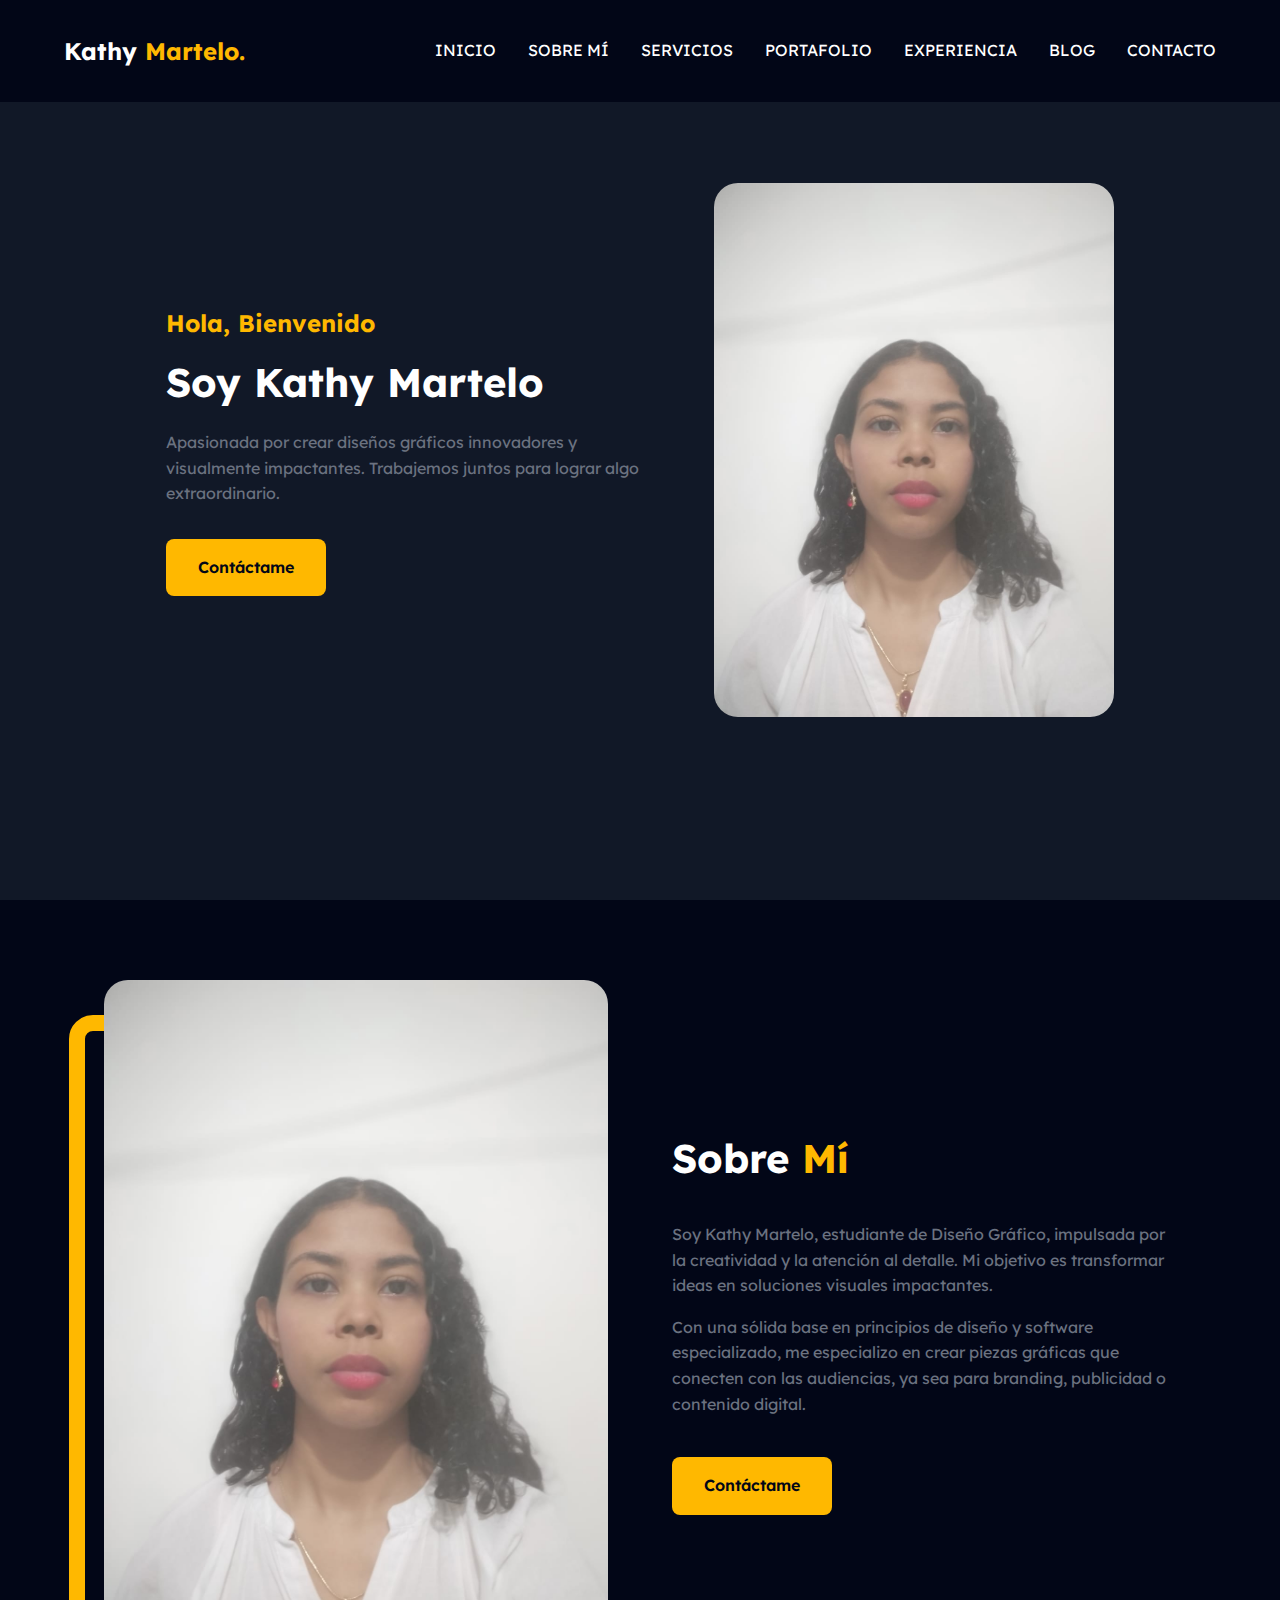
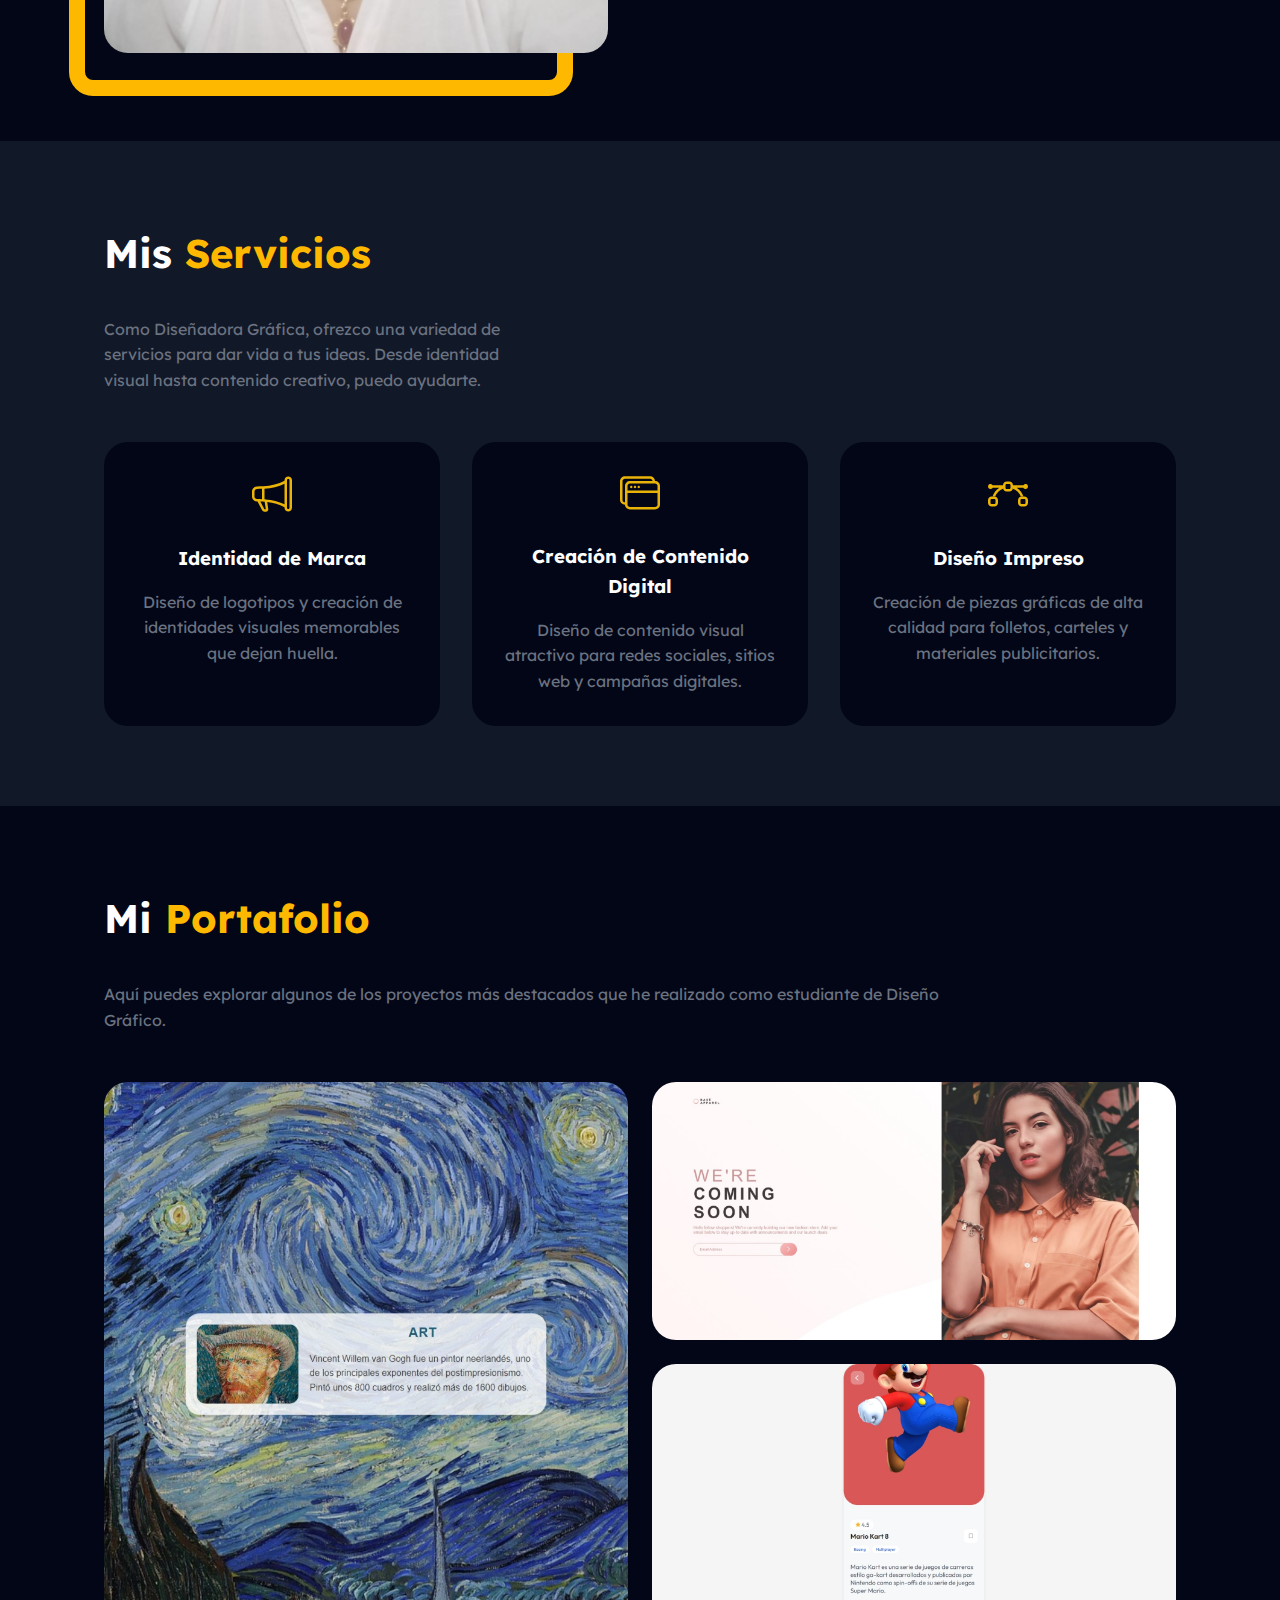
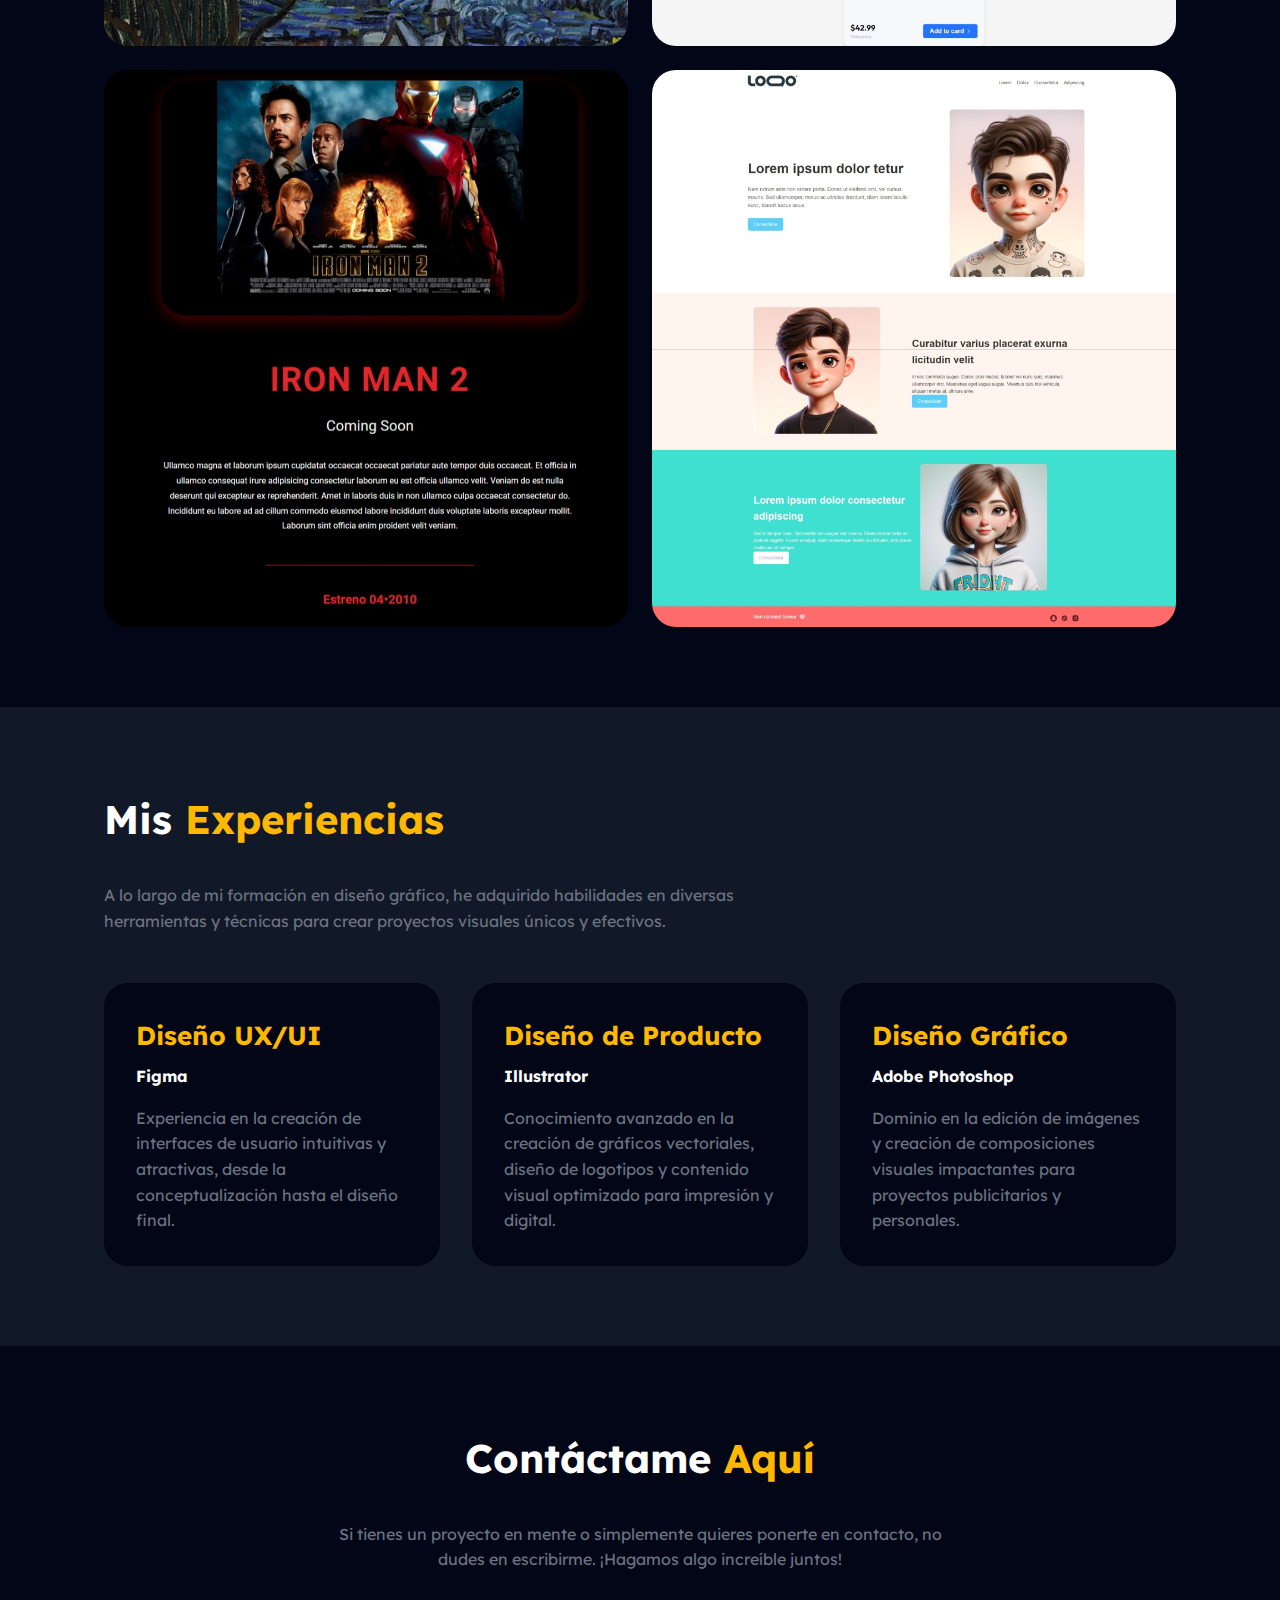
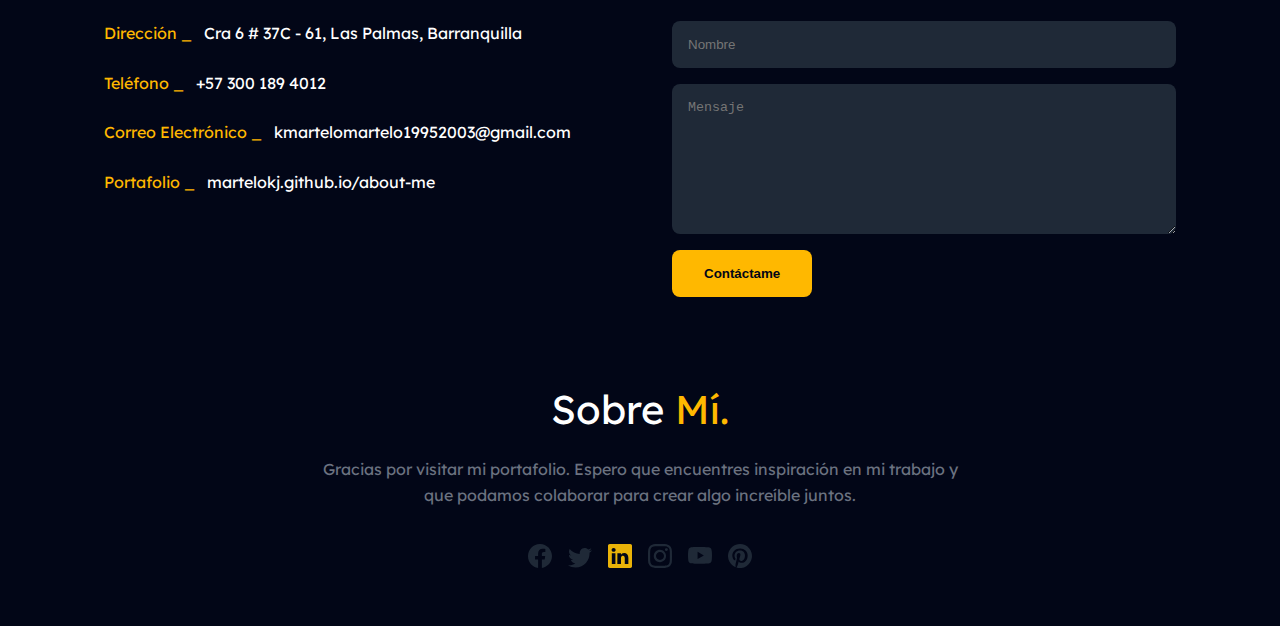
<file: index.html>
<!DOCTYPE html>
<html lang="en">

<head>
  <meta charset="UTF-8" />
  <meta name="viewport" content="width=device-width, initial-scale=1.0" />
  <title>Kathy Martelo - Portafolio de Diseño Gráfico</title>
  <link rel="stylesheet" href="css/styles.css" />

  <link rel="preconnect" href="https://fonts.googleapis.com">
  <link rel="preconnect" href="https://fonts.gstatic.com" crossorigin>
  <link
    href="https://fonts.googleapis.com/css2?family=Fira+Code:wght@300..700&family=Lexend+Deca:wght@100..900&display=swap"
    rel="stylesheet">

  <link rel="icon" href="favicon/favicon.ico" type="image/x-icon" />
  <link rel="icon" type="image/png" sizes="16x16" href="public/favicon/favicon-16x16.png" />
  <link rel="icon" type="image/png" sizes="32x32" href="public/favicon/favicon-32x32.png" />
  <link rel="icon" type="image/png" sizes="192x192" href="public/favicon/android-chrome-192x192.png" />
  <link rel="icon" type="image/png" sizes="512x512" href="public/favicon/android-chrome-512x512.png" />
  <link rel="apple-touch-icon" href="public/favicon/apple-touch-icon.png" />

  <link rel="manifest" href="public/favicon/site.webmanifest" />
</head>

<body>
  <header class="header">
    <div class="header__container">
      <a href="#" class="header__logo">
        Kathy <span class="header__logo-highlight">Martelo.</span>
      </a>

      <nav class="header__nav">
        <a href="#home" class="header__nav-link">INICIO</a>
        <a href="#about" class="header__nav-link">SOBRE MÍ</a>
        <a href="#services" class="header__nav-link">SERVICIOS</a>
        <a href="#portfolio" class="header__nav-link">PORTAFOLIO</a>
        <a href="#experience" class="header__nav-link">EXPERIENCIA</a>
        <a href="#blog" class="header__nav-link">BLOG</a>
        <a href="#contact" class="header__nav-link">CONTACTO</a>
      </nav>
    </div>
  </header>

  <section id="home" class="hero">
    <div class="hero__content">
      <h2 class="hero__welcome">Hola, Bienvenido</h2>
      <h1 class="hero__title">Soy Kathy Martelo</h1>
      <p class="hero__description">
        Apasionada por crear diseños gráficos innovadores y visualmente impactantes. Trabajemos juntos para lograr algo
        extraordinario.
      </p>
      <a href="#contact" class="button">Contáctame</a>
    </div>
    <div class="hero__image-container">
      <img src="assets/picture/photo.jpg" alt="Anderson Coper" class="hero__image" />
    </div>
  </section>

  <section id="about" class="about">
    <div class="about__image-container">
      <img src="assets/picture/photo.jpg" alt="About Anderson" class="about__image" />
      <div class="about__image-accent"></div>
    </div>
    <div class="about__content">
      <h2 class="section__title">
        Sobre <span class="section__title-highlight">Mí</span>
      </h2>
      <p class="about__description_first">
        Soy Kathy Martelo, estudiante de Diseño Gráfico, impulsada por la creatividad y la atención al detalle. Mi
        objetivo es transformar ideas en soluciones visuales impactantes.
      </p>
      <p class="about__description_second">
        Con una sólida base en principios de diseño y software especializado, me especializo en crear piezas gráficas
        que conecten con las audiencias, ya sea para branding, publicidad o contenido digital.
      </p>
      <a href="#contact" class="button">Contáctame</a>
    </div>
  </section>

  <section id="services" class="services">
    <div class="services__content">
      <h2 class="section__title">
        Mis <span class="section__title-highlight">Servicios</span>
      </h2>
      <p class="services__description">
        Como Diseñadora Gráfica, ofrezco una variedad de servicios para dar vida a tus ideas. Desde identidad visual
        hasta contenido creativo, puedo ayudarte.
      </p>
      <div class="services__grid">
        <div class="service-card">
          <div class="service-card__icon">
            <img src="assets/svg/digital_marketing.svg" alt="Icono de Identidad de Marca">
          </div>
          <h3 class="service-card__title">Identidad de Marca</h3>
          <p class="service-card__description">
            Diseño de logotipos y creación de identidades visuales memorables que dejan huella.
          </p>
        </div>
        <div class="service-card">
          <div class="service-card__icon">
            <img src="assets/svg/web_devlopment.svg" alt="Icono de Contenido Digital">
          </div>
          <h3 class="service-card__title">Creación de Contenido Digital</h3>
          <p class="service-card__description">
            Diseño de contenido visual atractivo para redes sociales, sitios web y campañas digitales.
          </p>
        </div>
        <div class="service-card">
          <div class="service-card__icon">
            <img src="assets/svg/creative_graphic.svg" alt="Icono de Diseño Impreso">
          </div>
          <h3 class="service-card__title">Diseño Impreso</h3>
          <p class="service-card__description">
            Creación de piezas gráficas de alta calidad para folletos, carteles y materiales publicitarios.
          </p>
        </div>
      </div>
    </div>
  </section>

  <section id="portfolio" class="portfolio">
    <h2 class="section__title">
      Mi <span class="section__title-highlight">Portafolio</span>
    </h2>
    <p class="portfolio__description">
      Aquí puedes explorar algunos de los proyectos más destacados que he realizado como estudiante de Diseño Gráfico.
    </p>
    <div class="portfolio__grid">
      <div class="portfolio__item portfolio__item--large">
        <a href="web/card-image/index.html" target="_blank">
          <img src="assets/web/card-image.jpeg" alt="Proyecto Card Image" class="portfolio__image" />
        </a>
      </div>
      <div class="portfolio__item">
        <a href="web/coming-soon/index.html" target="_blank">
          <img src="assets/web/comming-soon.jpeg" alt="Proyecto Coming Soon" class="portfolio__image" />
        </a>
      </div>
      <div class="portfolio__item">
        <a href="web/card-mario/index.html" target="_blank">
          <img src="assets/web/card-mario.jpeg" alt="Proyecto Card Mario" class="portfolio__image" />
        </a>
      </div>
      <div class="portfolio__item">
        <a href="web/iron-man/index.html" target="_blank">
          <img src="assets/web/iron-man.jpeg" alt="Proyecto Iron Man" class="portfolio__image" />
        </a>
      </div>
      <div class="portfolio__item">
        <a href="web/web-cute/index.html" target="_blank">
          <img src="assets/web/web-cute.jpeg" alt="Proyecto Web Cute" class="portfolio__image" />
        </a>
      </div>
    </div>
  </section>

  <section id="experience" class="experience">
    <div class="experience__content">
      <h2 class="section__title">
        Mis <span class="section__title-highlight">Experiencias</span>
      </h2>
      <p class="experience__description">
        A lo largo de mi formación en diseño gráfico, he adquirido habilidades en diversas herramientas y técnicas para
        crear proyectos visuales únicos y efectivos.
      </p>
      <div class="experience__grid">
        <div class="experience-card">
          <h3 class="experience-card__title">Diseño UX/UI</h3>
          <h4 class="experience-card__company">Figma</h4>
          <p class="experience-card__description">
            Experiencia en la creación de interfaces de usuario intuitivas y atractivas, desde la conceptualización
            hasta el diseño final.
          </p>
        </div>
        <div class="experience-card">
          <h3 class="experience-card__title">Diseño de Producto</h3>
          <h4 class="experience-card__company">Illustrator</h4>
          <p class="experience-card__description">
            Conocimiento avanzado en la creación de gráficos vectoriales, diseño de logotipos y contenido visual
            optimizado para impresión y digital.
          </p>
        </div>
        <div class="experience-card">
          <h3 class="experience-card__title">Diseño Gráfico</h3>
          <h4 class="experience-card__company">Adobe Photoshop</h4>
          <p class="experience-card__description">
            Dominio en la edición de imágenes y creación de composiciones visuales impactantes para proyectos
            publicitarios y personales.
          </p>
        </div>
      </div>
    </div>
  </section>

  <section id="contact" class="contact">
    <div class="header__center">
      <h2 class="section__title">
        Contáctame <span class="section__title-highlight">Aquí</span>
      </h2>
      <p class="contact__description">
        Si tienes un proyecto en mente o simplemente quieres ponerte en contacto, no dudes en escribirme. ¡Hagamos algo
        increíble juntos!
      </p>
    </div>
    <div class="contact__container">
      <div class="contact__info">
        <div class="contact__info-item">
          <span class="contact__info-label">Dirección _</span>
          Cra 6 # 37C - 61, Las Palmas, Barranquilla
        </div>
        <div class="contact__info-item">
          <span class="contact__info-label">Teléfono _</span>
          +57 300 189 4012
        </div>
        <div class="contact__info-item">
          <span class="contact__info-label">Correo Electrónico _</span>
          kmartelomartelo19952003@gmail.com 
        </div>
        <div class="contact__info-item">
          <span class="contact__info-label">Portafolio _</span>
          martelokj.github.io/about-me
        </div>
      </div>
      <form class="contact__form" id="contactForm">
        <input type="text" placeholder="Nombre" id="nameInput" class="contact__input" required>
        <textarea placeholder="Mensaje" id="messageInput" class="contact__input contact__input--textarea"
          required></textarea>
        <div class="contact__button-container">
          <button type="submit" class="button">Contáctame</button>
        </div>
      </form>
    </div>
  </section>

  <footer class="footer">
    <div class="header__center">
      <div class="footer__logo">
        Sobre <span class="header__logo-highlight">Mí.</span>
      </div>
      <p class="footer__description">
        Gracias por visitar mi portafolio. Espero que encuentres inspiración en mi trabajo y que podamos colaborar para
        crear algo increíble juntos.
      </p>
    </div>
    <div class="footer__social">
      <a href="https://www.facebook.com/" target="_blank" rel="noopener noreferrer" class="footer__social-link">
        <img src="assets/icon/facebook.svg" alt="facebook">
      </a>
      <a href="https://x.com/" target="_blank" rel="noopener noreferrer" class="footer__social-link">
        <img src="assets/icon/x.svg" alt="x">
      </a>
      <a href="https://co.linkedin.com/" target="_blank" rel="noopener noreferrer" class="footer__social-link">
        <img src="assets/icon/linkdin.svg" alt="linkdin">
      </a>
      <a href="https://www.instagram.com/" target="_blank" rel="noopener noreferrer" class="footer__social-link">
        <img src="assets/icon/instagram.svg" target="_blank" rel="noopener noreferrer" alt="instagram">
      </a>
      <a href="https://youtube.com/" target="_blank" rel="noopener noreferrer" class="footer__social-link">
        <img src="assets/icon/youtube.svg" alt="youtube">
      </a>
      <a href="https://co.pinterest.com/" target="_blank" rel="noopener noreferrer" class="footer__social-link">
        <img src="assets/icon/pinterest.svg" alt="pinterest">
      </a>
    </div>
  </footer>

  <div class="modal" id="thankYouModal">
    <div class="modal__content">
      <p class="modal__message" id="thankYouMessage">
        ¡Gracias, [Nombre], por tu mensaje! Pronto me pondré en contacto contigo.
      </p>
      <button class="modal__close" id="closeModalButton">Cerrar</button>
    </div>
  </div>

  <script src="js/modal.js"></script>
</body>

</html>
</file>
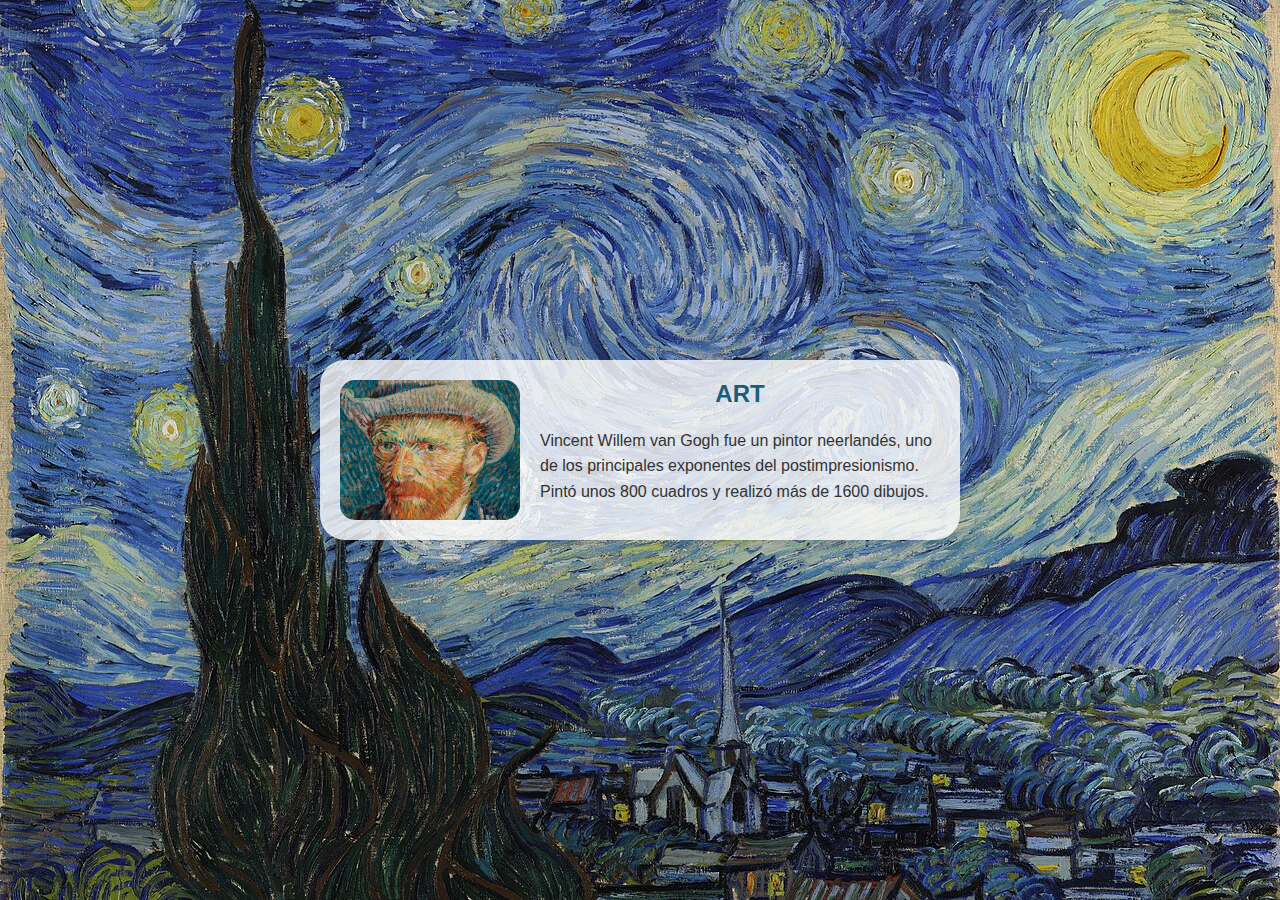
<file: web/card-image/index.html>
<!DOCTYPE html>
<html lang="en">
  <head>
    <meta charset="UTF-8" />
    <meta name="viewport" content="width=device-width, initial-scale=1.0" />
    <link rel="stylesheet" href="./styles/style.css" />
    <title>Van Gogh</title>
  </head>
  <body>
    <div class="background">
      <div class="card">
        <img
          src="./assets/portrait.png"
          alt="Vincent van Gogh"
          class="portrait"
        />
        <div class="card-content">
          <h2>ART</h2>
          <p>
            Vincent Willem van Gogh fue un pintor neerlandés, uno de los
            principales exponentes del postimpresionismo. Pintó unos 800 cuadros
            y realizó más de 1600 dibujos.
          </p>
        </div>
      </div>
    </div>
  </body>
</html>
</file>
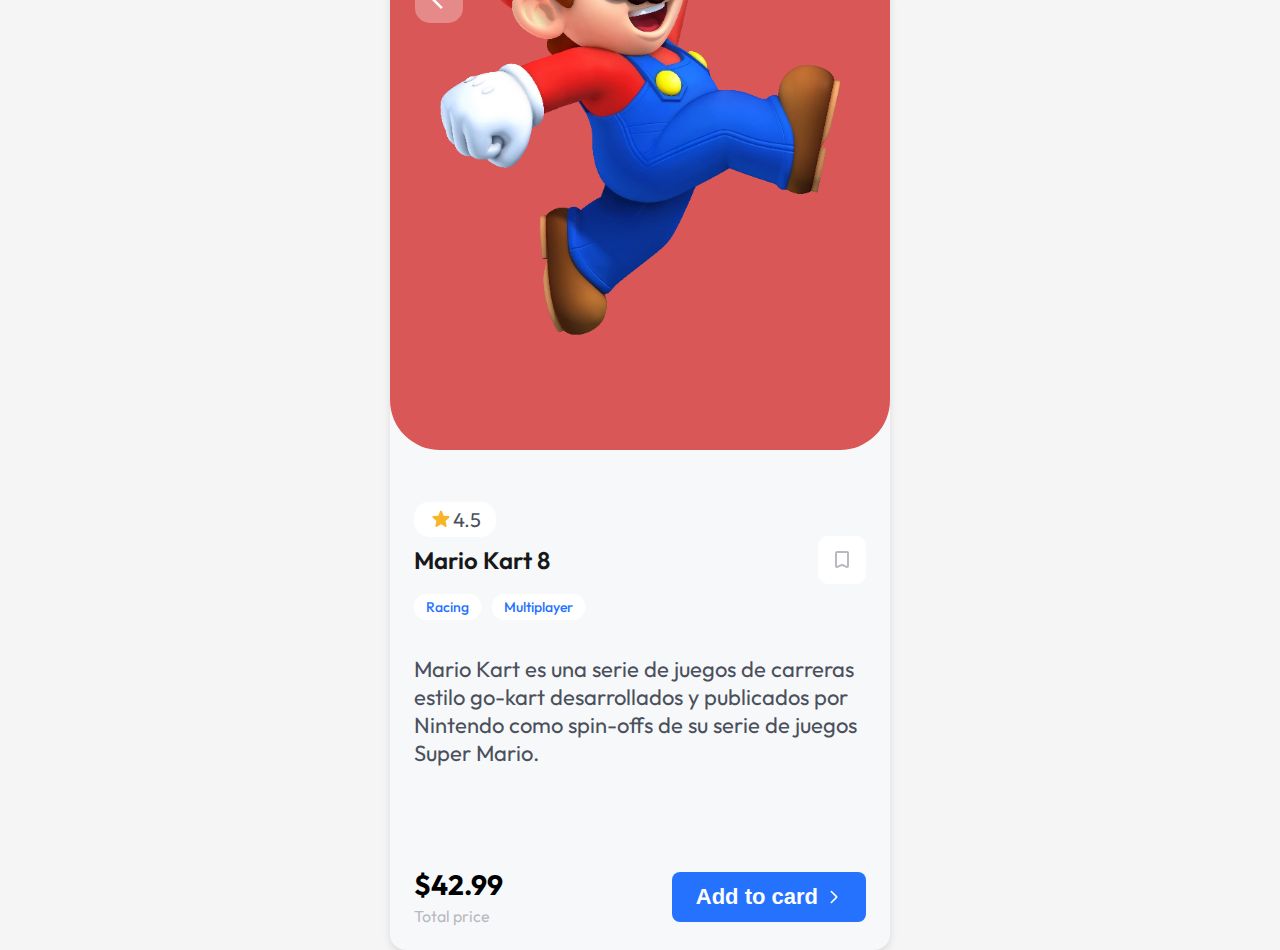
<file: web/card-mario/index.html>
<!DOCTYPE html>
<html lang="es">
  <head>
    <meta charset="UTF-8" />
    <meta name="viewport" content="width=device-width, initial-scale=1.0" />
    <title>Tarjeta de Producto Mario</title>
    <link rel="stylesheet" href="css/styles.css" />
    <link
      href="https://fonts.googleapis.com/css2?family=Outfit:wght@400;500;600;700&display=swap"
      rel="stylesheet"
    />
  </head>

  <body>
    <div class="card">
      <div class="card__back">
        <button class="card__back-btn">
          <img
            src="img/arrow_back.svg"
            alt="Back"
            class="card__icon card__icon--back"
          />
        </button>
      </div>
      <div class="card__img-wrapper">
        <img src="img/Mario.webp" alt="Mario" class="card__img" />
      </div>
      <div class="card__content">
        <div class="card__rating">
          <span class="card__rating-badge">
            <img
              src="img/grade.svg"
              alt="Rating"
              class="card__icon card__icon--gold"
            />
            <span class="card__rating-text">4.5</span>
          </span>
        </div>
        <div class="card__header">
          <h2 class="card__title">Mario Kart 8</h2>
          <button class="card__bookmark-btn">
            <img
              src="img/bookmark.svg"
              alt="Bookmark"
              class="card__icon card__icon--bookmark"
            />
          </button>
        </div>
        <div class="card__tags">
          <span class="card__tag">Racing</span>
          <span class="card__tag">Multiplayer</span>
        </div>
        <p class="card__description">
          Mario Kart es una serie de juegos de carreras estilo go-kart
          desarrollados y publicados por Nintendo como spin-offs de su serie de
          juegos Super Mario.
        </p>
        <div class="card__footer">
          <div class="card__price-container">
            <div class="card__price">$42.99</div>
            <div class="card__price-note">Total price</div>
          </div>
          <div class="card__actions">
            <button class="card__btn">
              Add to card
              <img
                src="img/arrow_forward.svg"
                alt="Arrow Forward"
                class="card__icon card__icon--forward"
              />
            </button>
          </div>
        </div>
      </div>
    </div>
  </body>
</html>
</file>
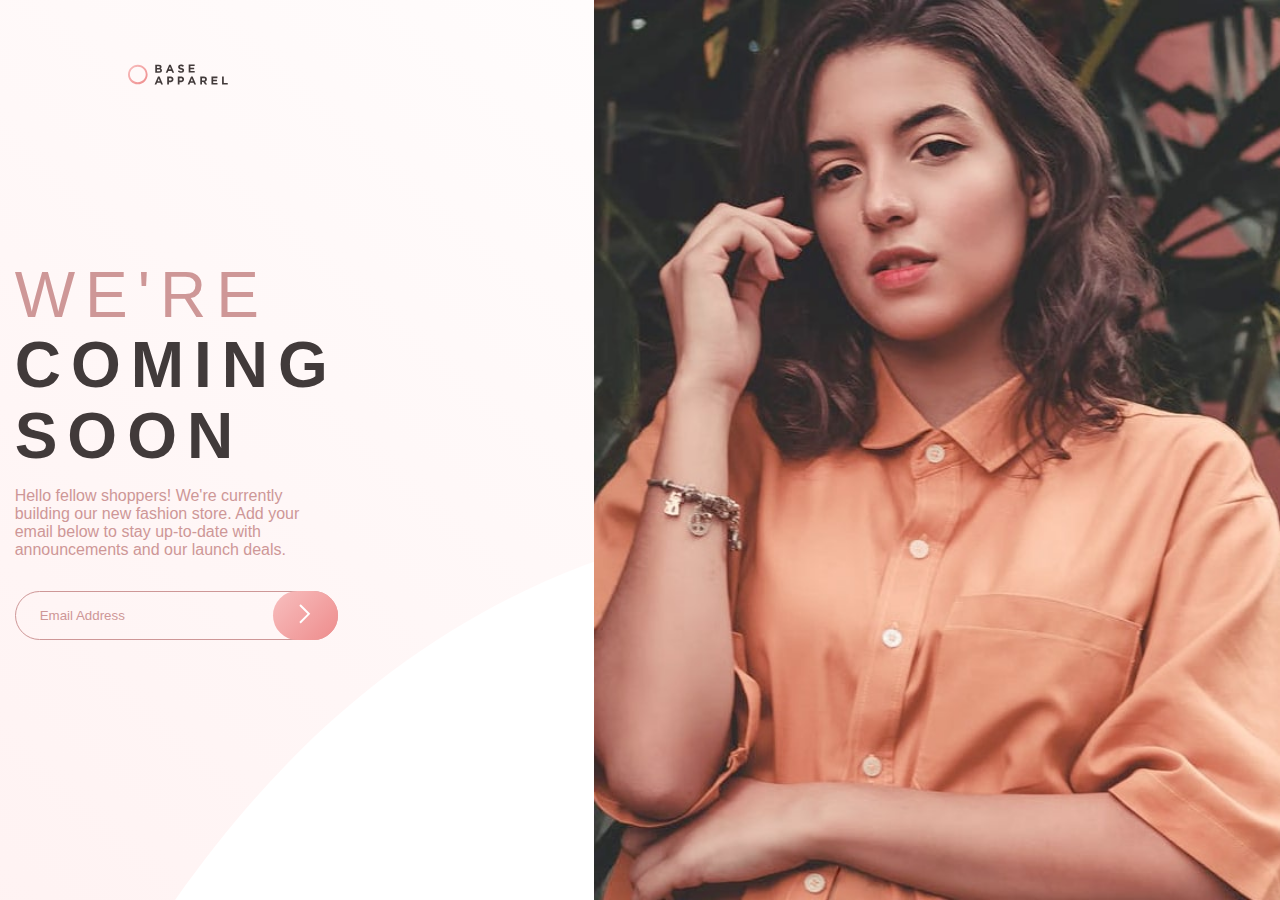
<file: web/coming-soon/index.html>
<!DOCTYPE html>
<html lang="en">
  <head>
    <meta charset="UTF-8" />
    <meta name="viewport" content="width=device-width, initial-scale=1.0" />
    <title>Base Apparel - Coming Soon</title>
    <link href="images/favicon-32x32.png" rel="stylesheet" />
    <link rel="stylesheet" href="css/style.css" />
  </head>
  <body>
    <main class="coming-soon">
      <header class="coming-soon__header">
        <img src="images/logo.svg" class="coming-soon__logo" />
      </header>
      <img src="images/hero-desktop.jpg" class="coming-soon__image" />
      <div class="coming-soon__content">
        <h1 class="coming-soon__title">
          <span class="coming-soon__title--highlight">We're</span><br />
          coming<br />
          soon
        </h1>
        <p class="coming-soon__description">
          Hello fellow shoppers! We're currently building our new fashion store.
          Add your email below to stay up-to-date with announcements and our
          launch deals.
        </p>
        <div class="coming-soon__form">
          <input
            type="email"
            placeholder="Email Address"
            class="coming-soon__input"
          />
          <button class="coming-soon__button">
            <img src="images/icon-arrow.svg" />
          </button>
        </div>
      </div>
    </main>
  </body>
</html>
</file>
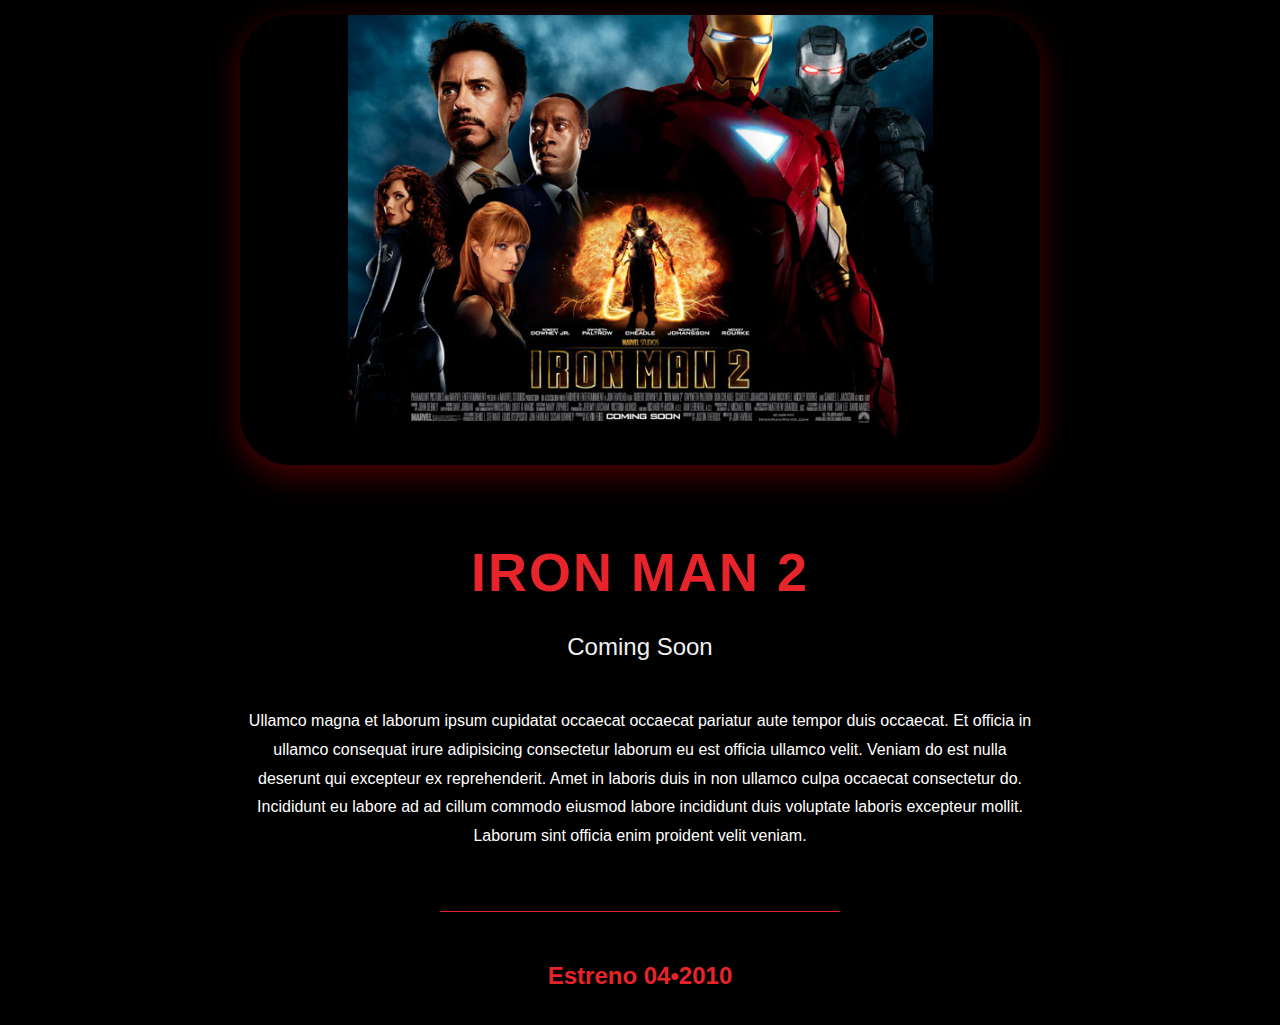
<file: web/iron-man/index.html>
<!DOCTYPE html>
<html lang="en">
  <head>
    <meta charset="UTF-8" />
    <meta
      name="viewport"
      content="width=device-width, initial-scale=1.0, user-scalable=no"
    />
    <title>Responsive Desing</title>
    <link rel="stylesheet" href="./css/style.css" />
  </head>
  <body>
    <div class="ironman">
      <div class="ironman__banner"></div>
      <h1 class="ironman__title">Iron Man 2</h1>
      <h2 class="ironman__subtitle">Coming Soon</h2>
      <p class="ironman__paragraph">
        Ullamco magna et laborum ipsum cupidatat occaecat occaecat pariatur aute
        tempor duis occaecat. Et officia in ullamco consequat irure adipisicing
        consectetur laborum eu est officia ullamco velit. Veniam do est nulla
        deserunt qui excepteur ex reprehenderit. Amet in laboris duis in non
        ullamco culpa occaecat consectetur do. Incididunt eu labore ad ad cillum
        commodo eiusmod labore incididunt duis voluptate laboris excepteur
        mollit. Laborum sint officia enim proident velit veniam.
      </p>
      <hr class="ironman__line" />
      <h2 class="ironman__premiere">Estreno 04•2010</h2>
    </div>
  </body>
</html>
</file>
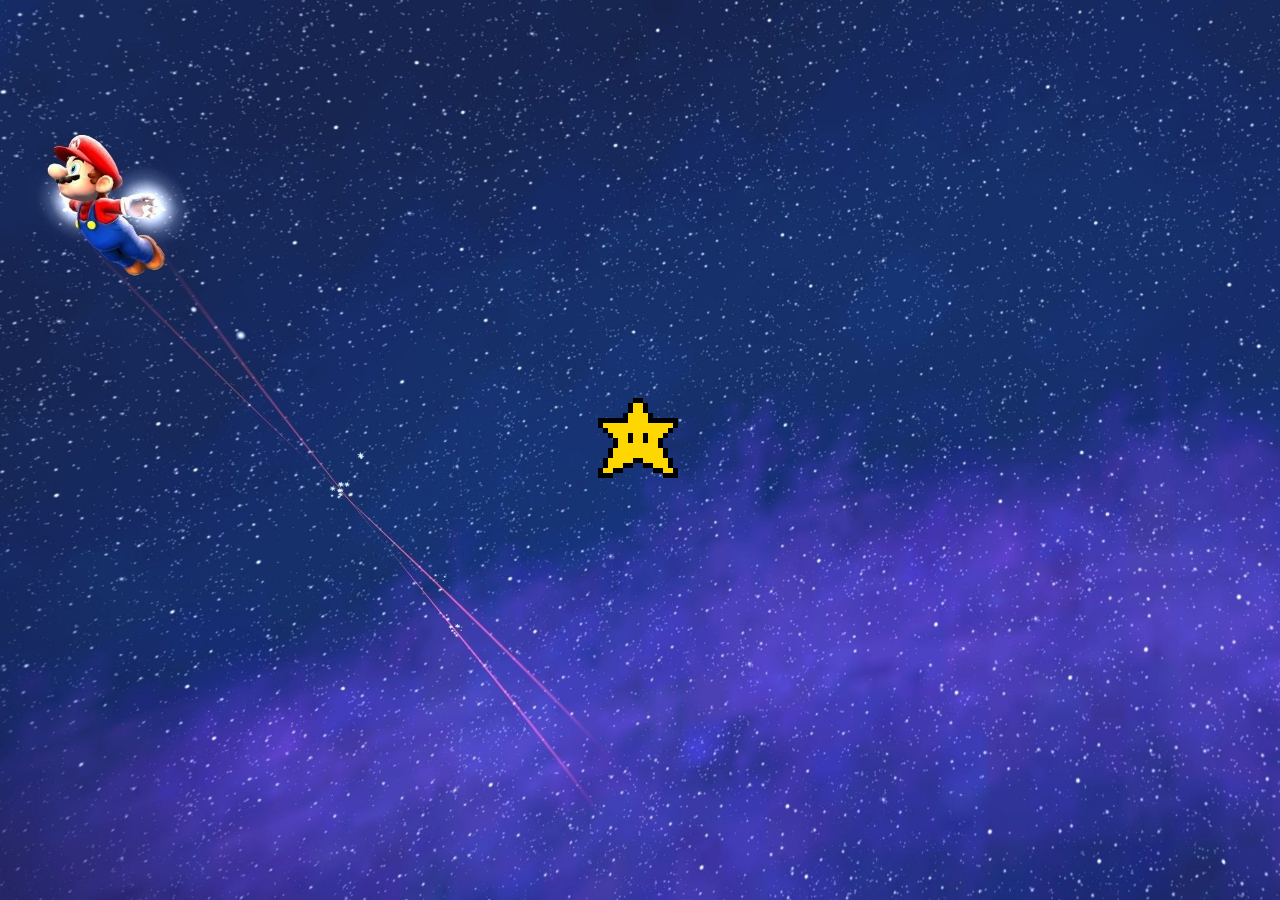
<file: web/star/index.html>
<!DOCTYPE html>
<html lang="en">
  <head>
    <meta charset="UTF-8" />
    <meta name="viewport" content="width=500, initial-scale=1.0" />
    <title>Pixel Art - Star</title>
    <link rel="stylesheet" href="style.css" />
  </head>
  <body>
    <div class="star"></div>
  </body>
</html>
</file>
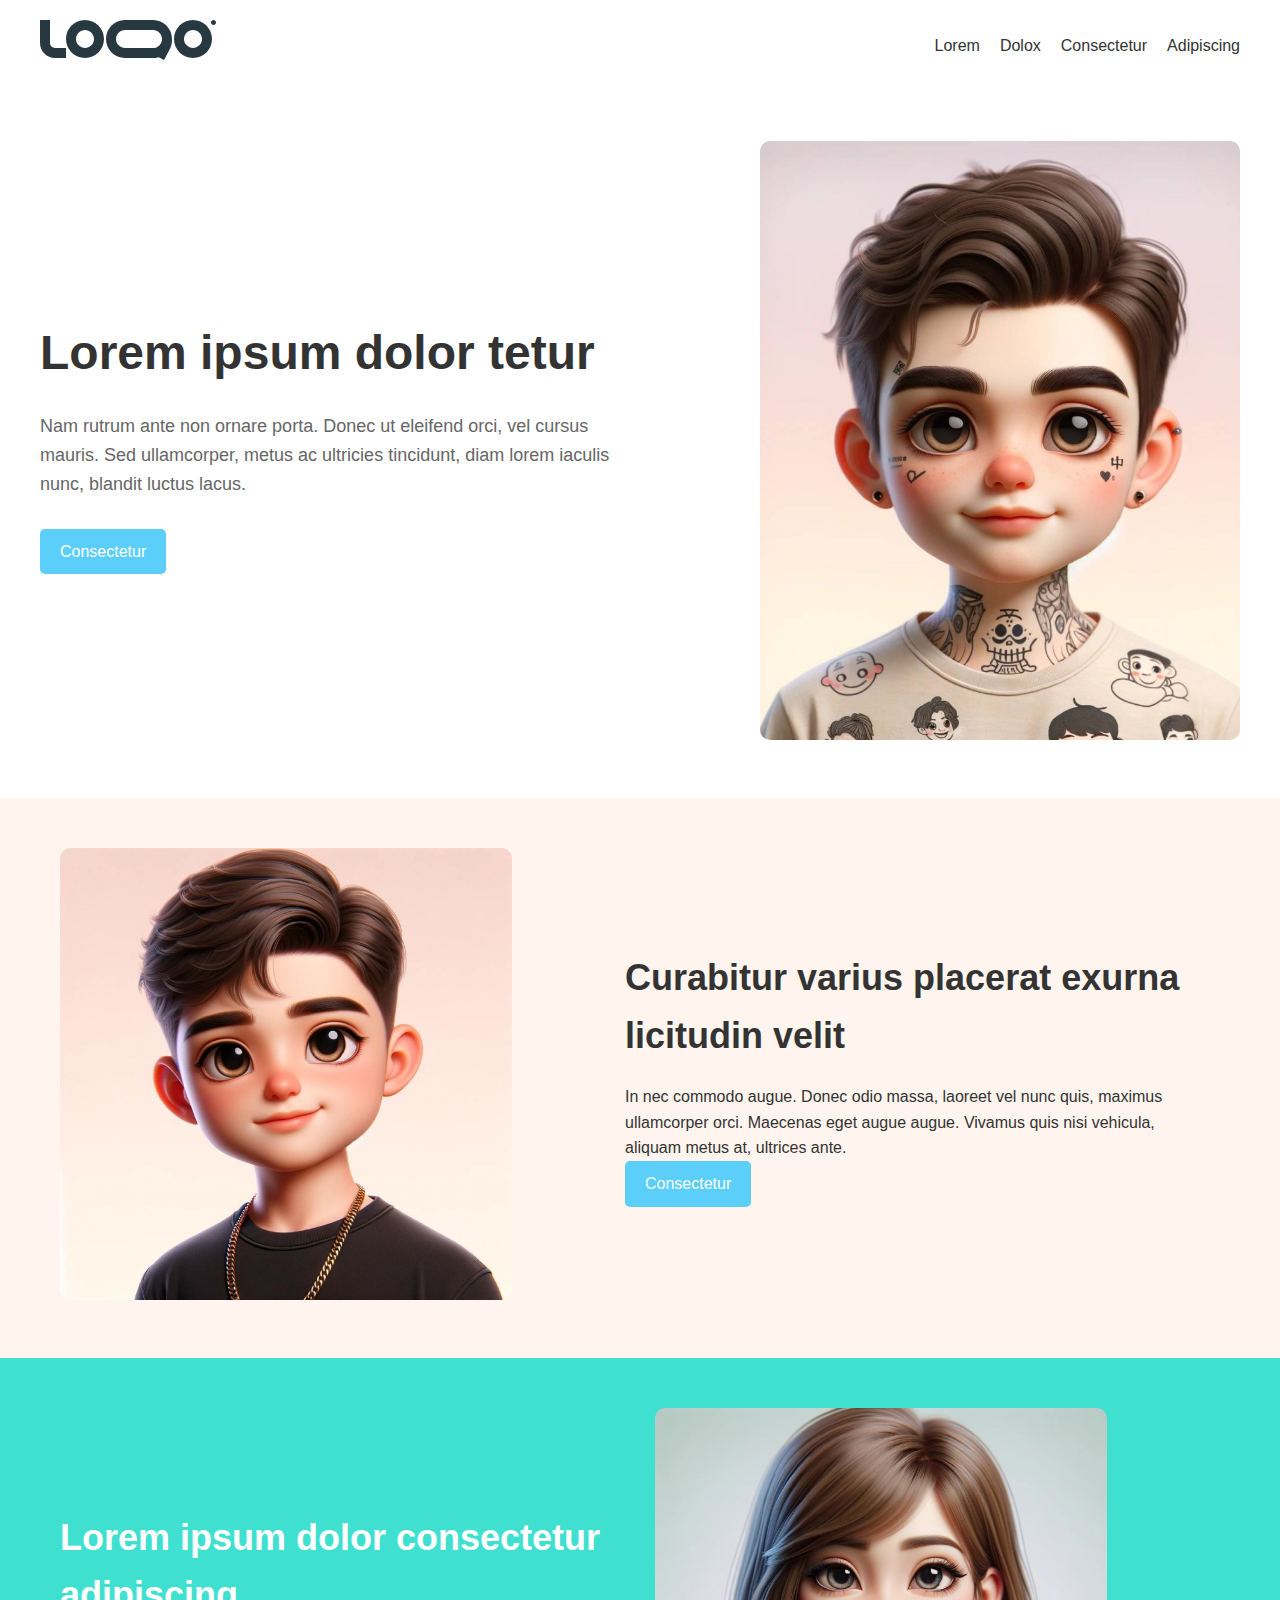
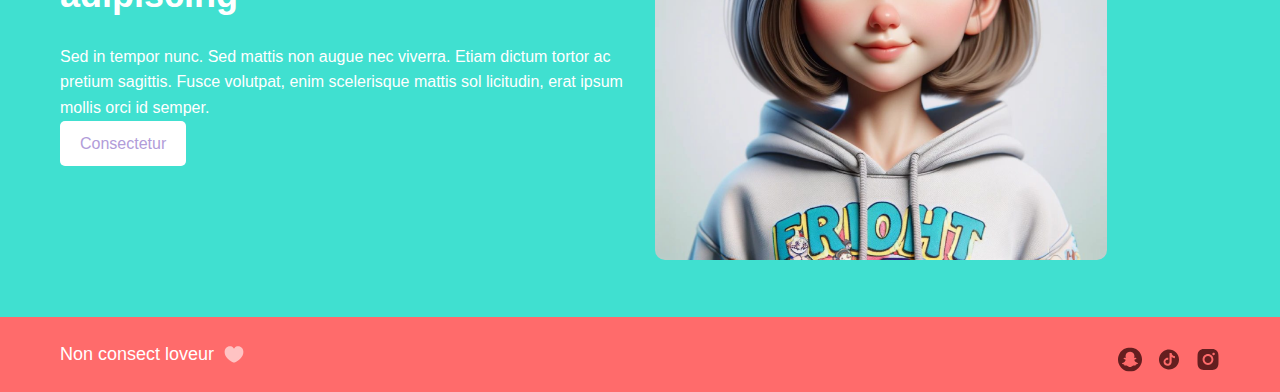
<file: web/web-cute/index.html>
<!DOCTYPE html>
<html lang="es">
  <head>
    <meta charset="UTF-8" />
    <meta name="viewport" content="width=device-width, initial-scale=1.0" />
    <title>Web Cute - One Page</title>
    <link rel="stylesheet" href="css/style.css" />
  </head>
  <body>
    <header class="header container">
      <div class="logo">
        <img src="resource/logo.svg" />
      </div>
      <nav class="nav">
        <ul class="nav__list">
          <li class="nav__item"><a href="#" class="nav__link">Lorem</a></li>
          <li class="nav__item"><a href="#" class="nav__link">Dolox</a></li>
          <li class="nav__item">
            <a href="#" class="nav__link">Consectetur</a>
          </li>
          <li class="nav__item">
            <a href="#" class="nav__link">Adipiscing</a>
          </li>
        </ul>
      </nav>
    </header>

    <main>
      <section class="hero container">
        <div class="hero__content">
          <h1 class="hero__title">Lorem ipsum dolor tetur</h1>
          <p class="hero__text">
            Nam rutrum ante non ornare porta. Donec ut eleifend orci, vel cursus
            mauris. Sed ullamcorper, metus ac ultricies tincidunt, diam lorem
            iaculis nunc, blandit luctus lacus.
          </p>
          <a href="#" class="button">Consectetur</a>
        </div>
        <div class="hero__image">
          <img src="resource/pic_1.jpg" alt="Cartoon character" />
        </div>
      </section>

      <section class="section section--alt">
        <div class="container section__content">
          <div class="section__image">
            <img src="resource/pic_2.png" alt="Cartoon character" />
          </div>
          <div class="section__text">
            <h2 class="section__title">
              Curabitur varius placerat exurna licitudin velit
            </h2>
            <p>
              In nec commodo augue. Donec odio massa, laoreet vel nunc quis,
              maximus ullamcorper orci. Maecenas eget augue augue. Vivamus quis
              nisi vehicula, aliquam metus at, ultrices ante.
            </p>
            <a href="#" class="button">Consectetur</a>
          </div>
        </div>
      </section>

      <section class="section section--teal">
        <div class="container section__content">
          <div class="section__text">
            <h2 class="section__title">
              Lorem ipsum dolor consectetur adipiscing
            </h2>
            <p>
              Sed in tempor nunc. Sed mattis non augue nec viverra. Etiam dictum
              tortor ac pretium sagittis. Fusce volutpat, enim scelerisque
              mattis sol licitudin, erat ipsum mollis orci id semper.
            </p>
            <a href="#" class="button button--white">Consectetur</a>
          </div>
          <div class="section__image">
            <img src="resource/pic_3.png" alt="Cartoon character" />
          </div>
        </div>
      </section>
    </main>

    <footer class="footer">
      <div class="container footer__content">
        <p class="footer__text">
          Non consect loveur
          <img
            src="resource/heart-fill.svg"
            alt="Heart icon"
            class="footer__icon"
          />
        </p>
        <div class="social-icons">
          <img src="resource/snapchat.svg" alt="Snapchat icon" />
          <img src="resource/tiktok.svg" alt="TikTok icon" />
          <img src="resource/instagram.svg" alt="Instagram icon" />
        </div>
      </div>
    </footer>
  </body>
</html>
</file>
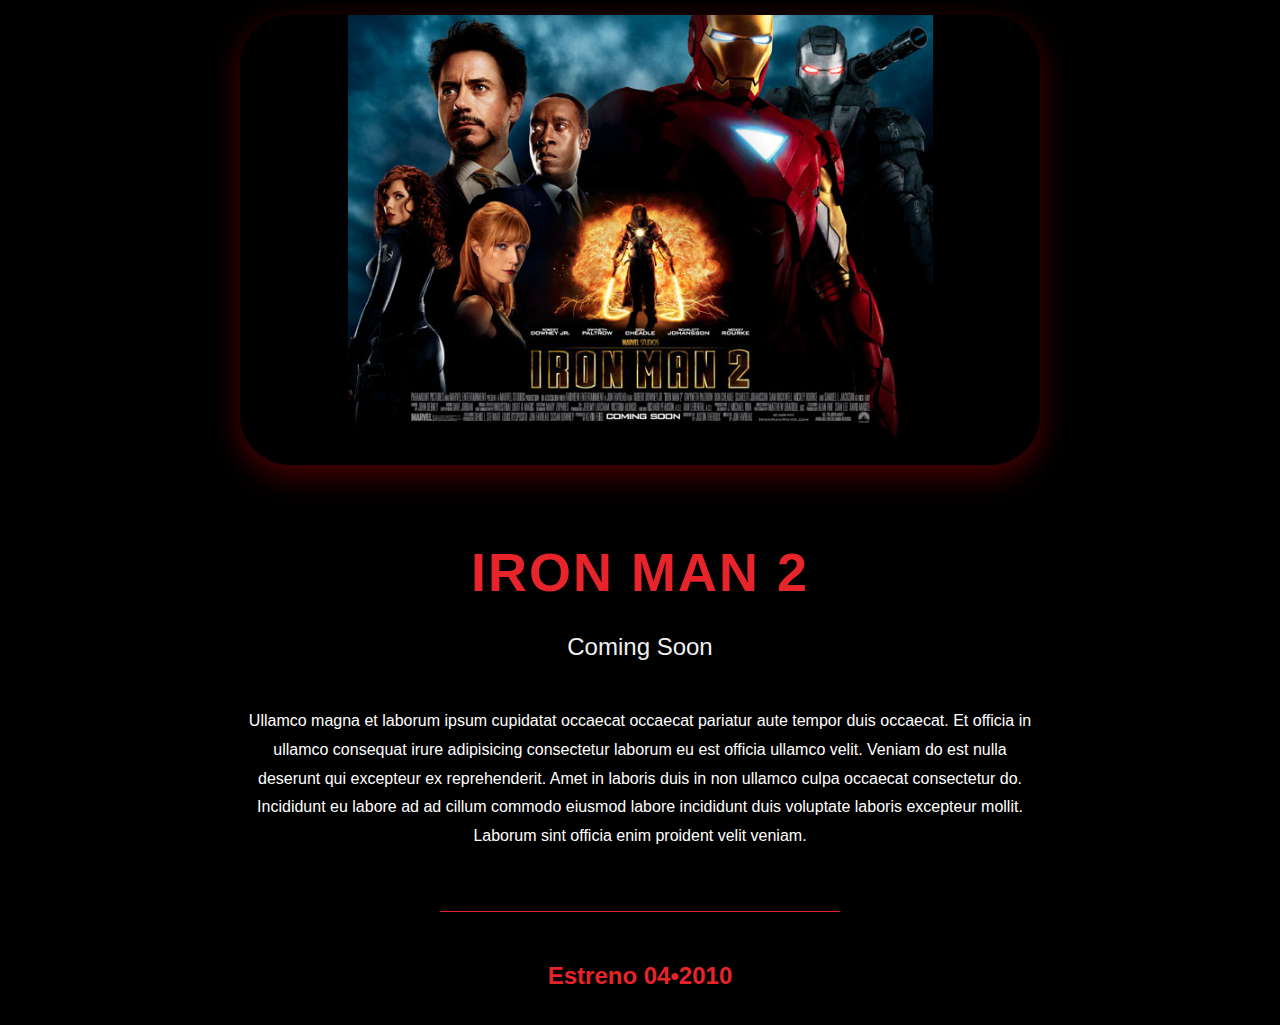
<file: web/web-cute/Iron-Man/index.html>
<!DOCTYPE html>
<html lang="en">
  <head>
    <meta charset="UTF-8" />
    <meta
      name="viewport"
      content="width=device-width, initial-scale=1.0, user-scalable=no"
    />
    <title>Responsive Desing</title>
    <link rel="stylesheet" href="./css/style.css" />
  </head>
  <body>
    <div class="ironman">
      <div class="ironman__banner"></div>
      <h1 class="ironman__title">Iron Man 2</h1>
      <h2 class="ironman__subtitle">Coming Soon</h2>
      <p class="ironman__paragraph">
        Ullamco magna et laborum ipsum cupidatat occaecat occaecat pariatur aute
        tempor duis occaecat. Et officia in ullamco consequat irure adipisicing
        consectetur laborum eu est officia ullamco velit. Veniam do est nulla
        deserunt qui excepteur ex reprehenderit. Amet in laboris duis in non
        ullamco culpa occaecat consectetur do. Incididunt eu labore ad ad cillum
        commodo eiusmod labore incididunt duis voluptate laboris excepteur
        mollit. Laborum sint officia enim proident velit veniam.
      </p>
      <hr class="ironman__line" />
      <h2 class="ironman__premiere">Estreno 04•2010</h2>
    </div>
  </body>
</html>
</file>
<file: css/styles.css>
:root {
  --color-primary: #020617;
  --color-secondary: #111827;
  --color-yellow: #ffb800;
  --color-yellow-dark: #e6b800;
  --color-white: #ffffff;
  --color-gray: #6b7280;
  --color-blue-gray: #1f2937;
}

* {
  margin: 0;
  padding: 0;
  box-sizing: border-box;
}

body {
  font-family: "Lexend Deca", "Poppins", sans-serif;
  background-color: var(--color-primary);
  color: var(--color-white);
  line-height: 1.6;
}

.header {
  padding: 2rem 5%;
  position: fixed;
  width: 100%;
  top: 0;
  z-index: 100;
  background-color: var(--color-primary);
}

.header__container {
  display: flex;
  justify-content: space-between;
  align-items: center;
  max-width: 1200px;
  margin: 0 auto;
}

.header__logo {
  font-size: 24px;
  font-weight: bold;
  text-decoration: none;
  color: inherit;
}

.header__logo-highlight {
  color: var(--color-yellow);
}

.header__nav {
  display: flex;
  gap: 2rem;
}

.header__nav-link {
  color: var(--color-white);
  text-decoration: none;
  font-size: 1rem;
  transition: color 0.3s ease;
}

.header__nav-link:hover {
  color: var(--color-yellow);
}

.hero {
  display: flex;
  align-items: center;
  justify-content: center;
  gap: 3rem;
  padding: 5rem;
  margin: 0 auto;
  min-height: 100vh;
  text-align: center;
  background-color: var(--color-secondary);
}

.hero__content {
  max-width: 500px;
  text-align: left;
}

.hero__welcome {
  color: var(--color-yellow);
  font-size: 1.5rem;
  margin-bottom: 1rem;
}

.hero__title {
  font-size: 2.5rem;
  line-height: 1.2;
  margin-bottom: 1.5rem;
  white-space: nowrap;
  overflow: hidden;
  text-overflow: ellipsis;
}

.hero__description {
  color: var(--color-gray);
  margin-bottom: 2rem;
  font-size: 1rem;
}

.hero__image-container {
  display: flex;
  justify-content: center;
}

.hero__image {
  width: 100%;
  max-width: 400px;
  border-radius: 24px;
  transition: transform 0.5s ease;
}

.hero__image:hover {
  transform: rotateY(10deg) rotateX(10deg) scale(1.05);
}

.button {
  display: inline-block;
  padding: 1rem 2rem;
  background-color: var(--color-yellow);
  color: var(--color-primary);
  text-decoration: none;
  border-radius: 0.5rem;
  font-weight: 600;
  border: none;
  cursor: pointer;
  transition: background-color 0.3s ease, transform 0.2s ease;
}

.button:hover {
  background-color: var(--color-yellow-dark);
  transform: scale(1.05);
}

.section__title {
  font-size: 2.5rem;
  margin-bottom: 1.5rem;
  margin-bottom: 32px;
  color: var(--color-white);
}

.section__title-highlight {
  color: var(--color-yellow);
}

.about {
  padding: 5rem 5%;
  max-width: 1200px;
  margin: 0 auto;
  display: grid;
  grid-template-columns: 1fr 1fr;
  gap: 4rem;
  align-items: center;
}

.about__image-container {
  position: relative;
}

.about__image {
  width: 100%;
  border-radius: 24px;
  transition: transform 0.5s ease, box-shadow 0.3s ease;
}

.about__image-container:hover .about__image {
  transform: rotateY(15deg) rotateX(10deg) scale(1.05);
  box-shadow: 0 10px 20px rgba(0, 0, 0, 0.2);
}

.about__image-accent {
  position: absolute;
  bottom: -35px;
  left: -35px;
  width: 100%;
  height: 100%;
  border: 16px solid var(--color-yellow);
  border-radius: 24px;
  z-index: -1;
}

.about__content {
  color: var(--color-gray);
  max-width: 500px;
}

.about__description_first {
  margin-bottom: 16px;
}

.about__description_second {
  margin-bottom: 40px;
}

.services {
  padding: 5rem 0;
  background-color: var(--color-secondary);
}

.services__content {
  padding: 0 5%;
  max-width: 1200px;
  margin: 0 auto;
}

.services__grid {
  display: grid;
  grid-template-columns: repeat(3, 1fr);
  gap: 2rem;
  margin-top: 3rem;
}

.services__description {
  color: var(--color-gray);
  max-width: 420px;
}

.service-card {
  background-color: var(--color-primary);
  padding: 2rem;
  border-radius: 24px;
  text-align: center;
}

.service-card__icon {
  color: var(--color-yellow);
  font-size: 2rem;
  margin-bottom: 1rem;
}

.service-card__title {
  margin-bottom: 1rem;
}

.service-card__description {
  color: var(--color-gray);
}

.portfolio {
  padding: 5rem 5%;
  max-width: 1200px;
  margin: 0 auto;
}

.portfolio__description {
  color: var(--color-gray);
  max-width: 900px;
}

.portfolio__grid {
  display: grid;
  grid-template-columns: 1fr 1fr;
  gap: 1.5rem;
  margin-top: 3rem;
}

.portfolio__item {
  border-radius: 24px;
  overflow: hidden;
  position: relative;
  transition: transform 0.3s ease, box-shadow 0.3s ease;
}

.portfolio__item--large {
  grid-row: span 2;
}

.portfolio__image {
  width: 100%;
  height: 100%;
  object-fit: cover;
  transition: transform 0.3s ease;
}

.portfolio__item:hover {
  box-shadow: 0 10px 30px rgba(0, 0, 0, 0.3);
  transform: scale(1.05);
}

.portfolio__item:hover .portfolio__image {
  animation: pulse 2.4s infinite;
}

.experience {
  padding: 5rem 0;
  background-color: var(--color-secondary);
}

.experience__content {
  padding: 0 5%;
  max-width: 1200px;
  margin: 0 auto;
}

.experience__description {
  max-width: 650px;
  color: var(--color-gray);
}

.experience__grid {
  display: grid;
  grid-template-columns: repeat(3, 1fr);
  gap: 2rem;
  margin-top: 3rem;
}

.experience-card {
  background-color: var(--color-primary);
  padding: 2rem;
  border-radius: 24px;
}

.experience-card__date {
  color: var(--color-white);
  margin-bottom: 0.5rem;
}

.experience-card__title {
  color: var(--color-yellow);
  font-weight: bold;
  margin-bottom: 0.5rem;
  font-size: 26px;
}

.experience-card__description {
  color: var(--color-gray);
}

.experience-card__company {
  margin-bottom: 1rem;
}

.contact {
  padding: 5rem 5% 2rem;
  max-width: 1200px;
  margin: 0 auto;
}

.header__center {
  display: flex;
  flex-direction: column;
  align-items: center;
  justify-content: center;
  text-align: center;
  margin-bottom: 2rem;
}

.contact__description {
  color: var(--color-gray);
  max-width: 650px;
}

.contact__container {
  display: grid;
  grid-template-columns: 1fr 1fr;
  gap: 4rem;
  margin-top: 3rem;
}

.contact__info-item {
  margin-bottom: 1.5rem;
}

.contact__info-label {
  color: var(--color-yellow);
  margin-right: 0.5rem;
}

.contact__form {
  display: flex;
  flex-direction: column;
  gap: 1rem;
}

.contact__input {
  padding: 1rem;
  background-color: var(--color-blue-gray);
  border: none;
  border-radius: 0.5rem;
  color: var(--color-white);
}

.contact__input--textarea {
  min-height: 150px;
  resize: vertical;
}

.contact__button-container {
  display: flex;
  max-width: 50%;
}

.footer {
  padding: 3rem 5%;
  text-align: center;
}

.footer__logo {
  margin-bottom: 1rem;
  font-size: 40px;
}

.footer__description {
  color: var(--color-gray);
  max-width: 650px;
}

.footer__social {
  display: flex;
  justify-content: center;
  gap: 1rem;
  margin-top: 2rem;
}

.footer__social-link {
  color: var(--color-gray);
  font-size: 1.5rem;
}

.modal {
  position: fixed;
  top: 0;
  left: 0;
  width: 100%;
  height: 100%;
  background-color: rgba(0, 0, 0, 0.5);
  display: none;
  justify-content: center;
  align-items: center;
  z-index: 1000;
}

.modal__content {
  background-color: var(--color-primary);
  padding: 2rem;
  border-radius: 10px;
  text-align: center;
  box-shadow: 0 5px 15px rgba(0, 0, 0, 0.3);
  max-width: 400px;
  width: 80%;
}

.modal__message {
  font-size: 1.2rem;
  margin-bottom: 1rem;
}

.modal__close {
  background-color: var(--color-secondary);
  color: var(--color-white);
  border: none;
  padding: 0.5rem 1rem;
  border-radius: 5px;
  cursor: pointer;
  font-size: 1rem;
}

.modal__close:hover {
  background-color: var(--color-blue-gray);
}

.modal__highlight {
  font-weight: bold;
  color: var(--color-yellow);
}

@media (max-width: 768px) {
  .hero,
  .about,
  .services__grid,
  .portfolio__grid,
  .experience__grid,
  .contact__container {
    grid-template-columns: 1fr;
  }

  .header__nav {
    display: none;
  }

  .hero__title {
    font-size: 2.5rem;
  }

  .section__title {
    font-size: 2rem;
  }
}

@keyframes pulse {
  0%,
  100% {
    transform: scale(1.05);
  }
  50% {
    transform: scale(1.1);
  }
}
</file>
<file: web/card-image/styles/style.css>
body,
html {
  margin: 0;
  padding: 0;
  height: 100%;
  font-family: Arial, sans-serif;
}

.background {
  background-image: url("./../assets/background.png");
  background-size: cover;
  background-position: center;
  height: 100%;
  display: flex;
  justify-content: center;
  align-items: center;
}

.card {
  background-color: rgba(255, 255, 255, 0.8);
  border-radius: 25px;
  padding: 20px;
  width: 90%;
  max-width: 600px;
  display: flex;
  align-items: center;
  box-shadow: 0 4px 8px rgba(0, 0, 0, 0.1);
}

.card-content {
  flex: 1;
  text-align: left;
  padding-left: 20px;
}

.card h2 {
  color: #1a5f7a;
  margin-top: 0;
  text-align: center;
}

.card p {
  color: #333;
  line-height: 1.6;
}

.portrait {
  width: 180px;
  height: 140px;
  border-radius: 15px;
  object-fit: cover;
}
</file>
<file: web/card-mario/css/styles.css>
:root {
  --blue: #2572ff;
  --red: #da5757;
  --gold: #f9b529;
  --gray-very-dark: #181818;
  --gray-dark: #4a505c;
  --gray: #b9b9c1;
  --gray-soft: #f5f5f5;
  --white-soft: #f7f8fa;
  --white: #ffffff;
  --dark: #000000;
  --white-ghost: rgba(255, 255, 255, 0.16);
  --font-family: "Outfit", sans-serif;
}

body {
  font-family: var(--font-family);
  background-color: var(--gray-soft);
  display: flex;
  justify-content: center;
  align-items: center;
  height: 100vh;
  margin: 0;
}

.card {
  width: 500px;
  background-color: var(--white-soft);
  border-radius: 50px 50px 16px 16px;
  overflow: hidden;
  box-shadow: 0 4px 8px rgba(0, 0, 0, 0.1);
  position: relative;
  overflow: visible;
}

.card__back {
  position: absolute;
  top: 25px;
  left: 25px;
  z-index: 10;
}

.card__back-btn {
  background-color: rgba(255, 255, 255, 0.3);
  border: none;
  border-radius: 15px;
  cursor: pointer;
  width: 48px;
  height: 48px;
}

.card__icon {
  width: 24px;
  height: 24px;
  display: block;
}

.card__icon--back {
  margin-left: 10px;
}

.card__icon--gold {
  fill: var(--gold);
}

.card__icon--forward {
  width: 16px;
  height: 16px;
  margin-left: 8px;
}

.card__img-wrapper {
  position: relative;
  background-color: var(--red);
  padding-top: 100%;
  border-radius: 50px;
  overflow: visible;
}

.card__img {
  position: absolute;
  top: 0;
  left: 50%;
  transform: translate(-50%, -25%);
  width: 80%;
  height: auto;
  z-index: 5;
}

.card__content {
  padding: 24px;
  padding-top: 48px;
  position: relative;
  z-index: 1;
}

.card__header {
  display: flex;
  justify-content: space-between;
  align-items: center;
  margin-top: -12px;
}

.card__title {
  font-size: 24px;
  font-weight: 600;
  color: var(--gray-very-dark);
  margin-right: 12px;
}

.card__bookmark-btn {
  background-color: var(--white);
  border-radius: 10px;
  padding: 12px;
  border: none;
  display: flex;
  justify-content: center;
  align-items: center;
  width: 48px;
  height: 48px;
  box-shadow: none;
}

.card__rating {
  display: flex;
  flex-direction: column;
  align-items: start;
  margin-top: 4px;
}

.card__rating-badge {
  display: flex;
  align-items: center;
  background-color: var(--white);
  padding: 5px 15px;
  border-radius: 15px;
}

.card__rating-text {
  font-size: 20px;
  color: var(--gray-dark);
}

.card__tags {
  margin-bottom: 35px;
}

.card__tag {
  background-color: var(--white);
  color: var(--blue);
  padding: 4px 12px;
  border-radius: 12px;
  font-size: 14px;
  font-weight: 500;
  margin-right: 8px;
  display: inline-block;
}

.card__description {
  margin: 16px 0;
  font-size: 22px;
  color: var(--gray-dark);
}

.card__footer {
  display: flex;
  justify-content: space-between;
  align-items: center;
  margin-top: 100px;
}

.card__price-container {
  display: flex;
  flex-direction: column;
}

.card__price {
  font-size: 28px;
  font-weight: 700;
  color: var(--dark);
}

.card__price-note {
  font-size: 16px;
  color: var(--gray);
  margin-top: 4px;
}

.card__actions {
  display: flex;
  align-items: center;
}

.card__btn {
  background-color: var(--blue);
  color: var(--white);
  border: none;
  border-radius: 8px;
  padding: 12px 24px;
  font-size: 22px;
  font-weight: 600;
  cursor: pointer;
  display: flex;
  align-items: center;
}
</file>
<file: web/coming-soon/css/style.css>
:root {
  --desaturated-red: hsl(0, 36%, 70%);
  --soft-red: hsl(0, 93%, 68%);
  --dark-grayish-red: hsl(0, 6%, 24%);
}

* {
  margin: 0;
  padding: 0;
  box-sizing: border-box;
}

body {
  font-family: "Josefin Sans", sans-serif;
  font-size: 16px;
  background: linear-gradient(135deg, hsl(0, 0%, 100%), hsl(0, 100%, 98%));
  min-height: 100vh;
  display: flex;
  flex-direction: column;
}

.coming-soon {
  display: flex;
  flex-direction: column;
  align-items: center;
}

.coming-soon__header {
  width: 100%;
  padding: 2rem;
}

.coming-soon__logo {
  width: 100px;
}

.coming-soon__image {
  width: 100%;
  max-height: 250px;
  object-fit: cover;
}

.coming-soon__content {
  text-align: center;
  padding: 3rem 2rem;
}

.coming-soon__title {
  font-size: 2.5rem;
  text-transform: uppercase;
  letter-spacing: 10px;
  color: var(--dark-grayish-red);
  margin-bottom: 1rem;
  line-height: 1.1;
}

.coming-soon__title--highlight {
  color: var(--desaturated-red);
  font-weight: 300;
}

.coming-soon__description {
  color: var(--desaturated-red);
  margin-bottom: 2rem;
}

.coming-soon__form {
  position: relative;
  max-width: 400px;
  margin: 0 auto;
}

.coming-soon__input {
  width: 100%;
  padding: 1rem 1.5rem;
  border: 1px solid var(--desaturated-red);
  border-radius: 50px;
  background-color: transparent;
  color: var(--dark-grayish-red);
  font-family: inherit;
}

.coming-soon__input::placeholder {
  color: var(--desaturated-red);
}

.coming-soon__button {
  position: absolute;
  right: 0;
  top: 0;
  bottom: 0;
  width: 65px;
  background: linear-gradient(135deg, hsl(0, 80%, 86%), hsl(0, 74%, 74%));
  border: none;
  border-radius: 50px;
  cursor: pointer;
  transition: transform 0.3s ease, box-shadow 0.3s ease;
}

.coming-soon__button:hover {
  transform: scale(1.05);
  box-shadow: 0 5px 15px rgba(0, 0, 0, 0.1);
}

@media (min-width: 1024px) {
  body {
    background-image: url("../images/bg-pattern-desktop.svg");
    background-repeat: no-repeat;
    background-size: cover;
  }

  .coming-soon {
    flex-direction: row-reverse;
    min-height: 100vh;
  }

  .coming-soon__header {
    position: absolute;
    top: 4rem;
    left: 10%;
    padding: 0;
  }

  .coming-soon__image {
    flex: 1;
    max-height: none;
    height: 100vh;
    object-fit: cover;
  }

  .coming-soon__content {
    flex: 1;
    text-align: left;
    padding: 0 20% 0 10%;
    display: flex;
    flex-direction: column;
    justify-content: center;
  }

  .coming-soon__title {
    font-size: 4rem;
  }

  .coming-soon__form {
    margin: 0;
  }
}
</file>
<file: web/iron-man/css/style.css>
:root {
  --font-family: "Roboto", sans-serif;
  --bg-color: #000;
  --text-color: #fff;
  --highlight-color: #e62429;
  --subtitle-color: #f0f0f0;
  --shadow-color: rgba(255, 0, 0, 0.3);
  --text-shadow: 2px 2px 4px rgba(0, 0, 0, 0.5);
  --banner-image: url("./../assets/banner.jpg");
  --banner-scale: 1.02;
}

body {
  font-family: var(--font-family);
  margin: 0;
  padding: 0;
  background-color: var(--bg-color);
  color: var(--text-color);
  display: flex;
  flex-direction: column;
  min-height: 100vh;
}

.ironman {
  max-width: 1280px;
  margin: 0 auto;
  padding: 20px;
  display: flex;
  flex-direction: column;
  align-items: center;
  text-align: center;
}

.ironman__banner {
  background-image: var(--banner-image);
  background-size: contain;
  background-repeat: no-repeat;
  background-position: center;
  width: 100%;
  height: auto; 
  padding-top: 0;
  aspect-ratio: 16 / 9;
  margin-bottom: 40px;
  box-shadow: 0 10px 30px var(--shadow-color);
  transition: transform 0.3s ease;
  border-radius: 50px;
}

.ironman__banner:hover {
  transform: scale(var(--banner-scale));
}

.ironman__title {
  font-size: 64px;
  margin-bottom: 10px;
  text-transform: uppercase;
  letter-spacing: 2px;
  color: var(--highlight-color);
  text-shadow: var(--text-shadow);
}

.ironman__subtitle {
  font-size: 28px;
  color: var(--subtitle-color);
  margin-bottom: 30px;
  font-weight: 300;
}

.ironman__paragraph {
  line-height: 1.8;
  margin-bottom: 30px;
  max-width: 800px;
  font-weight: 300;
}

.ironman__line {
  width: 50%;
  border: none;
  border-top: 1px solid var(--highlight-color);
  margin: 30px 0;
}

.ironman__premiere {
  font-size: 24px;
  color: var(--highlight-color);
  font-weight: 700;
}

@media (max-width: 1280px) {
  .ironman {
    padding: 15px;
  }
  .ironman__title {
    font-size: 54px;
  }
  .ironman__subtitle {
    font-size: 24px;
  }
}

@media (max-width: 768px) {
  .ironman__title {
    font-size: 42px;
  }
  .ironman__subtitle {
    font-size: 20px;
  }
  .ironman__paragraph {
    font-size: 16px;
  }
  .ironman__premiere {
    font-size: 20px;
  }
}

@media (max-width: 375px) {
  .ironman {
    padding: 10px;
  }
  .ironman__title {
    font-size: 36px;
  }
  .ironman__subtitle {
    font-size: 18px;
  }
  .ironman__paragraph {
    font-size: 14px;
  }
  .ironman__premiere {
    font-size: 18px;
  }
}
</file>
<file: web/star/style.css>
body {
  background-image: url("space.jpg");
  background-size: cover;
  background-position: center;
  background-repeat: no-repeat;
  width: 100%;
  height: 100vh;
  margin: 0;
  display: flex;
  justify-content: center;
  align-items: center; 
}

/*
    Gold: #FFD700,
    Black: #000000
*/

.star {
  box-shadow: 
    /* Linea 1 */ 9px 0px 0 0 #000000, 10px 0px 0 0 #000000,
    /* Linea 2 */ 8px 1px 0 0 #000000, 9px 1px 0 0 #FFD700, 10px 1px 0 0 #FFD700, 11px 1px 0 0 #000000,
    /* Linea 3 */ 8px 2px 0 0 #000000, 9px 2px 0 0 #FFD700, 10px 2px 0 0 #FFD700, 11px 2px 0 0 #000000,
    /* Linea 4 */ 7px 3px 0 0 #000000, 8px 3px 0 0 #FFD700, 9px 3px 0 0 #FFD700, 10px 3px 0 0 #FFD700, 11px 3px 0 0 #FFD700, 12px 3px 0 0 #000000,
    /* Linea 5 */ 2px 4px 0 0 #000000, 3px 4px 0 0 #000000, 4px 4px 0 0 #000000, 5px 4px 0 0 #000000, 6px 4px 0 0 #000000, 7px 4px 0 0 #000000, 8px 4px 0 0 #FFD700, 9px 4px 0 0 #FFD700, 10px 4px 0 0 #FFD700, 11px 4px 0 0 #FFD700, 12px 4px 0 0 #000000, 13px 4px 0 0 #000000, 14px 4px 0 0 #000000, 15px 4px 0 0 #000000, 16px 4px 0 0 #000000, 17px 4px 0 0 #000000,
    /* Linea 6 */ 2px 5px 0 0 #000000, 3px 5px 0 0 #FFD700, 4px 5px 0 0 #FFD700, 5px 5px 0 0 #FFD700, 6px 5px 0 0 #FFD700, 7px 5px 0 0 #FFD700, 8px 5px 0 0 #FFD700, 9px 5px 0 0 #FFD700, 10px 5px 0 0 #FFD700, 11px 5px 0 0 #FFD700, 12px 5px 0 0 #FFD700, 13px 5px 0 0 #FFD700, 14px 5px 0 0 #FFD700, 15px 5px 0 0 #FFD700, 16px 5px 0 0 #FFD700, 17px 5px 0 0 #000000,
    /* Linea 7 */ 3px 6px 0 0 #000000, 4px 6px 0 0 #FFD700, 5px 6px 0 0 #FFD700, 6px 6px 0 0 #FFD700, 7px 6px 0 0 #FFD700, 8px 6px 0 0 #FFD700, 9px 6px 0 0 #FFD700, 10px 6px 0 0 #FFD700, 11px 6px 0 0 #FFD700, 12px 6px 0 0 #FFD700, 13px 6px 0 0 #FFD700, 14px 6px 0 0 #FFD700, 15px 6px 0 0 #FFD700, 16px 6px 0 0 #000000,
    /* Linea 8 */ 4px 7px 0 0 #000000, 5px 7px 0 0 #FFD700, 6px 7px 0 0 #FFD700, 7px 7px 0 0 #FFD700, 8px 7px 0 0 #000000, 9px 7px 0 0 #FFD700, 10px 7px 0 0 #FFD700, 11px 7px 0 0 #000000, 12px 7px 0 0 #FFD700, 13px 7px 0 0 #FFD700, 14px 7px 0 0 #FFD700, 15px 7px 0 0 #000000,
    /* Linea 9 */ 5px 8px 0 0 #000000, 6px 8px 0 0 #FFD700, 7px 8px 0 0 #FFD700, 8px 8px 0 0 #000000, 9px 8px 0 0 #FFD700, 10px 8px 0 0 #FFD700, 11px 8px 0 0 #000000, 12px 8px 0 0 #FFD700, 13px 8px 0 0 #FFD700, 14px 8px 0 0 #000000,
    /* Linea 10 */ 5px 9px 0 0 #000000, 6px 9px 0 0 #FFD700, 7px 9px 0 0 #FFD700, 8px 9px 0 0 #FFD700, 9px 9px 0 0 #FFD700, 10px 9px 0 0 #FFD700, 11px 9px 0 0 #FFD700, 12px 9px 0 0 #FFD700, 13px 9px 0 0 #FFD700, 14px 9px 0 0 #000000,
    /* Linea 11 */ 4px 10px 0 0 #000000, 5px 10px 0 0 #FFD700, 6px 10px 0 0 #FFD700, 7px 10px 0 0 #FFD700, 8px 10px 0 0 #FFD700, 9px 10px 0 0 #FFD700, 10px 10px 0 0 #FFD700, 11px 10px 0 0 #FFD700, 12px 10px 0 0 #FFD700, 13px 10px 0 0 #FFD700, 14px 10px 0 0 #FFD700, 15px 10px 0 0 #000000,
    /* Linea 12 */ 4px 11px 0 0 #000000, 5px 11px 0 0 #FFD700, 6px 11px 0 0 #FFD700, 7px 11px 0 0 #FFD700, 8px 11px 0 0 #FFD700, 9px 11px 0 0 #FFD700, 10px 11px 0 0 #FFD700, 11px 11px 0 0 #FFD700, 12px 11px 0 0 #FFD700, 13px 11px 0 0 #FFD700, 14px 11px 0 0 #FFD700, 15px 11px 0 0 #000000,
    /* Linea 13 */ 3px 12px 0 0 #000000, 4px 12px 0 0 #FFD700, 5px 12px 0 0 #FFD700, 6px 12px 0 0 #FFD700, 7px 12px 0 0 #FFD700, 8px 12px 0 0 #FFD700, 9px 12px 0 0 #000000, 10px 12px 0 0 #000000, 11px 12px 0 0 #FFD700, 12px 12px 0 0 #FFD700, 13px 12px 0 0 #FFD700, 14px 12px 0 0 #FFD700, 15px 12px 0 0 #FFD700, 16px 12px 0 0 #000000,
    /* Linea 14 */ 3px 13px 0 0 #000000, 4px 13px 0 0 #FFD700, 5px 13px 0 0 #FFD700, 6px 13px 0 0 #FFD700, 7px 13px 0 0 #000000, 8px 13px 0 0 #000000, 11px 13px 0 0 #000000, 12px 13px 0 0 #000000, 13px 13px 0 0 #FFD700, 14px 13px 0 0 #FFD700, 15px 13px 0 0 #FFD700, 16px 13px 0 0 #000000,
    /* Linea 15 */ 2px 14px 0 0 #000000, 3px 14px 0 0 #FFD700, 4px 14px 0 0 #FFD700, 5px 14px 0 0 #000000, 6px 14px 0 0 #000000, 13px 14px 0 0 #000000, 14px 14px 0 0 #000000, 15px 14px 0 0 #FFD700, 16px 14px 0 0 #FFD700, 17px 14px 0 0 #000000,
    /* Linea 16 */ 2px 15px 0 0 #000000, 3px 15px 0 0 #000000, 4px 15px 0 0 #000000, 15px 15px 0 0 #000000, 16px 15px 0 0 #000000, 17px 15px 0 0 #000000;
  height: 1px;
  width: 1px;
  position: absolute;
  top: calc(50% - 50px);
  left: calc(50% - 50px);
  transform: scale(5);
}
</file>
<file: web/web-cute/css/style.css>
:root {
  --color-primary: #333333;
  --color-secondary: #666666;
  --color-accent: #b19cd9;
  --color-background: #ffffff;
  --color-background-alt: #fff5ee;
  --color-button: #5bcefa;
  --color-teal: #40e0d0;
  --color-coral: #ff6b6b;
}

* {
  margin: 0;
  padding: 0;
  box-sizing: border-box;
}

body {
  font-family: "Inter", sans-serif;
  line-height: 1.6;
  color: var(--color-primary);
  background-color: var(--color-background);
}

.container {
  max-width: 1200px;
  margin: 0 auto;
  padding: 0 20px;
}

.header {
  display: flex;
  justify-content: space-between;
  align-items: center;
  padding: 20px 0;
}

.logo {
  font-size: 24px;
  font-weight: bold;
}

.nav__list {
  display: flex;
  list-style-type: none;
}

.nav__item {
  margin-left: 20px;
}

.nav__link {
  text-decoration: none;
  color: var(--color-primary);
}

.hero {
  display: flex;
  align-items: center;
  justify-content: space-between;
  padding: 50px 0;
}

.hero__content {
  flex: 1;
}

.hero__title {
  font-size: 48px;
  margin-bottom: 20px;
}

.hero__text {
  font-size: 18px;
  color: var(--color-secondary);
  margin-bottom: 30px;
}

.button {
  display: inline-block;
  padding: 10px 20px;
  background-color: var(--color-button);
  color: var(--color-background);
  text-decoration: none;
  border-radius: 5px;
  transition: background-color 0.3s ease;
}

.button:hover {
  background-color: #4ab3e4;
}

.hero__image {
  flex: 1;
  text-align: right;
}

.hero__image img {
  max-width: 100%;
  height: auto;
  border-radius: 10px;
}

.hero__image img {
  max-width: 80%;
  height: auto;
  border-radius: 10px;
}

.section {
  padding: 50px 0;
}

.section--alt {
  background-color: var(--color-background-alt);
}

.section--teal {
  background-color: var(--color-teal);
  color: var(--color-background);
}

.section__title {
  font-size: 36px;
  margin-bottom: 20px;
}

.section__content {
  display: flex;
  align-items: center;
  justify-content: space-between;
}

.section__text {
  flex: 1;
  padding-right: 30px;
}

.section__image {
  flex: 1;
}

.section__image img {
  max-width: 80%;
  height: auto;
  border-radius: 10px;
}

.footer {
  background-color: var(--color-coral);
  color: var(--color-background);
  padding: 20px 0;
}

.footer__content {
  display: flex;
  justify-content: space-between;
  align-items: center;
}

.footer__text {
  display: flex;
  align-items: center;
  font-size: 18px;
}

.footer__icon {
  margin-left: 10px;
  width: 20px;
  height: auto;
}

.social-icons {
  display: flex;
  gap: 15px;
}

.social-icons img {
  width: 24px;
  height: auto;
}

.social-icons {
  margin-top: 10px;
}

.social-icons a {
  color: var(--color-background);
  margin: 0 10px;
  font-size: 20px;
  text-decoration: none;
}

.button--white {
  background-color: var(--color-background);
  color: var(--color-accent);
}

.button--white:hover {
  background-color: #f0f0f0;
}

@media (max-width: 768px) {
  .hero,
  .section__content {
    flex-direction: column;
  }

  .hero__content,
  .section__text {
    margin-bottom: 30px;
  }

  .hero__image,
  .section__image {
    order: -1;
    margin-bottom: 30px;
  }

  .hero__title {
    font-size: 32px;
  }

  .hero__text {
    font-size: 16px;
  }

  .section__title {
    font-size: 24px;
  }
}
</file>
<file: web/web-cute/Iron-Man/css/style.css>
:root {
  --font-family: "Roboto", sans-serif;
  --bg-color: #000;
  --text-color: #fff;
  --highlight-color: #e62429;
  --subtitle-color: #f0f0f0;
  --shadow-color: rgba(255, 0, 0, 0.3);
  --text-shadow: 2px 2px 4px rgba(0, 0, 0, 0.5);
  --banner-image: url("./../assets/banner.jpg");
  --banner-scale: 1.02;
}

body {
  font-family: var(--font-family);
  margin: 0;
  padding: 0;
  background-color: var(--bg-color);
  color: var(--text-color);
  display: flex;
  flex-direction: column;
  min-height: 100vh;
}

.ironman {
  max-width: 1280px;
  margin: 0 auto;
  padding: 20px;
  display: flex;
  flex-direction: column;
  align-items: center;
  text-align: center;
}

.ironman__banner {
  background-image: var(--banner-image);
  background-size: contain;
  background-repeat: no-repeat;
  background-position: center;
  width: 100%;
  height: auto; 
  padding-top: 0;
  aspect-ratio: 16 / 9;
  margin-bottom: 40px;
  box-shadow: 0 10px 30px var(--shadow-color);
  transition: transform 0.3s ease;
  border-radius: 50px;
}

.ironman__banner:hover {
  transform: scale(var(--banner-scale));
}

.ironman__title {
  font-size: 64px;
  margin-bottom: 10px;
  text-transform: uppercase;
  letter-spacing: 2px;
  color: var(--highlight-color);
  text-shadow: var(--text-shadow);
}

.ironman__subtitle {
  font-size: 28px;
  color: var(--subtitle-color);
  margin-bottom: 30px;
  font-weight: 300;
}

.ironman__paragraph {
  line-height: 1.8;
  margin-bottom: 30px;
  max-width: 800px;
  font-weight: 300;
}

.ironman__line {
  width: 50%;
  border: none;
  border-top: 1px solid var(--highlight-color);
  margin: 30px 0;
}

.ironman__premiere {
  font-size: 24px;
  color: var(--highlight-color);
  font-weight: 700;
}

@media (max-width: 1280px) {
  .ironman {
    padding: 15px;
  }
  .ironman__title {
    font-size: 54px;
  }
  .ironman__subtitle {
    font-size: 24px;
  }
}

@media (max-width: 768px) {
  .ironman__title {
    font-size: 42px;
  }
  .ironman__subtitle {
    font-size: 20px;
  }
  .ironman__paragraph {
    font-size: 16px;
  }
  .ironman__premiere {
    font-size: 20px;
  }
}

@media (max-width: 375px) {
  .ironman {
    padding: 10px;
  }
  .ironman__title {
    font-size: 36px;
  }
  .ironman__subtitle {
    font-size: 18px;
  }
  .ironman__paragraph {
    font-size: 14px;
  }
  .ironman__premiere {
    font-size: 18px;
  }
}
</file>
